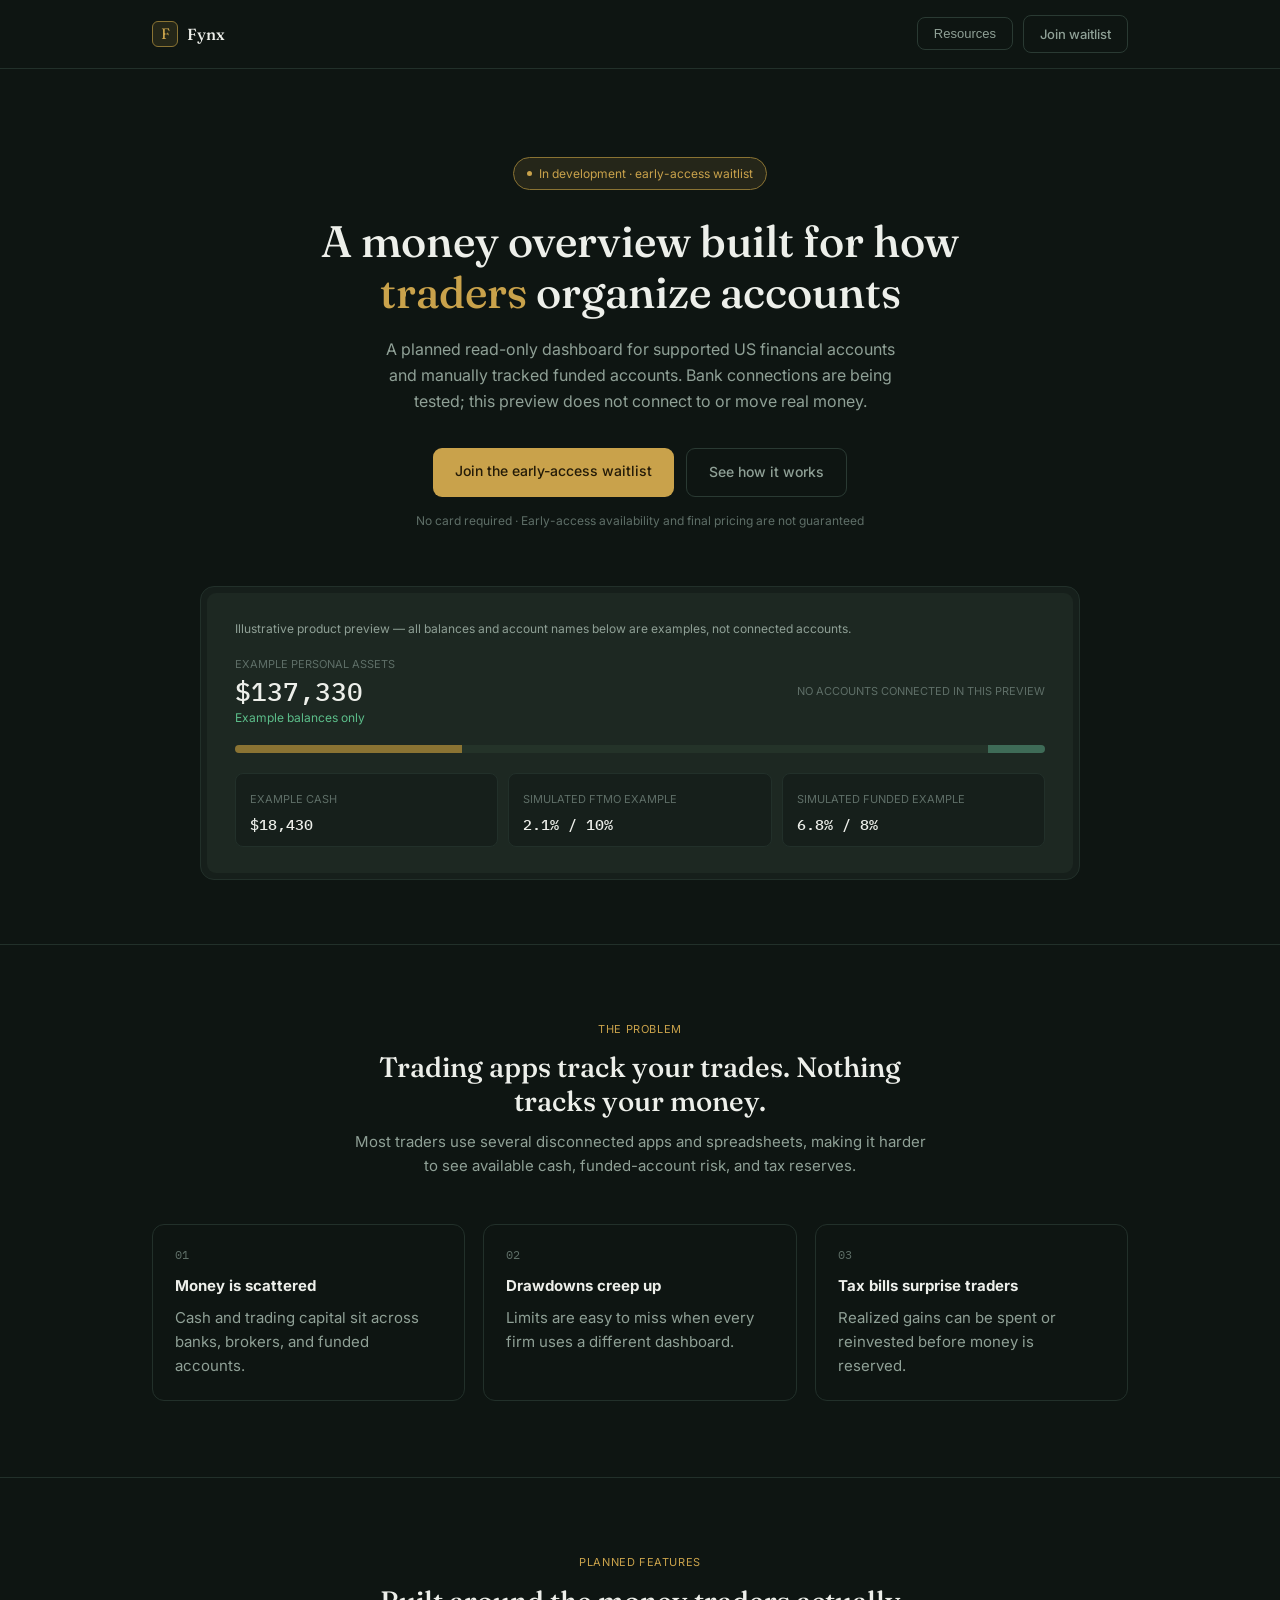
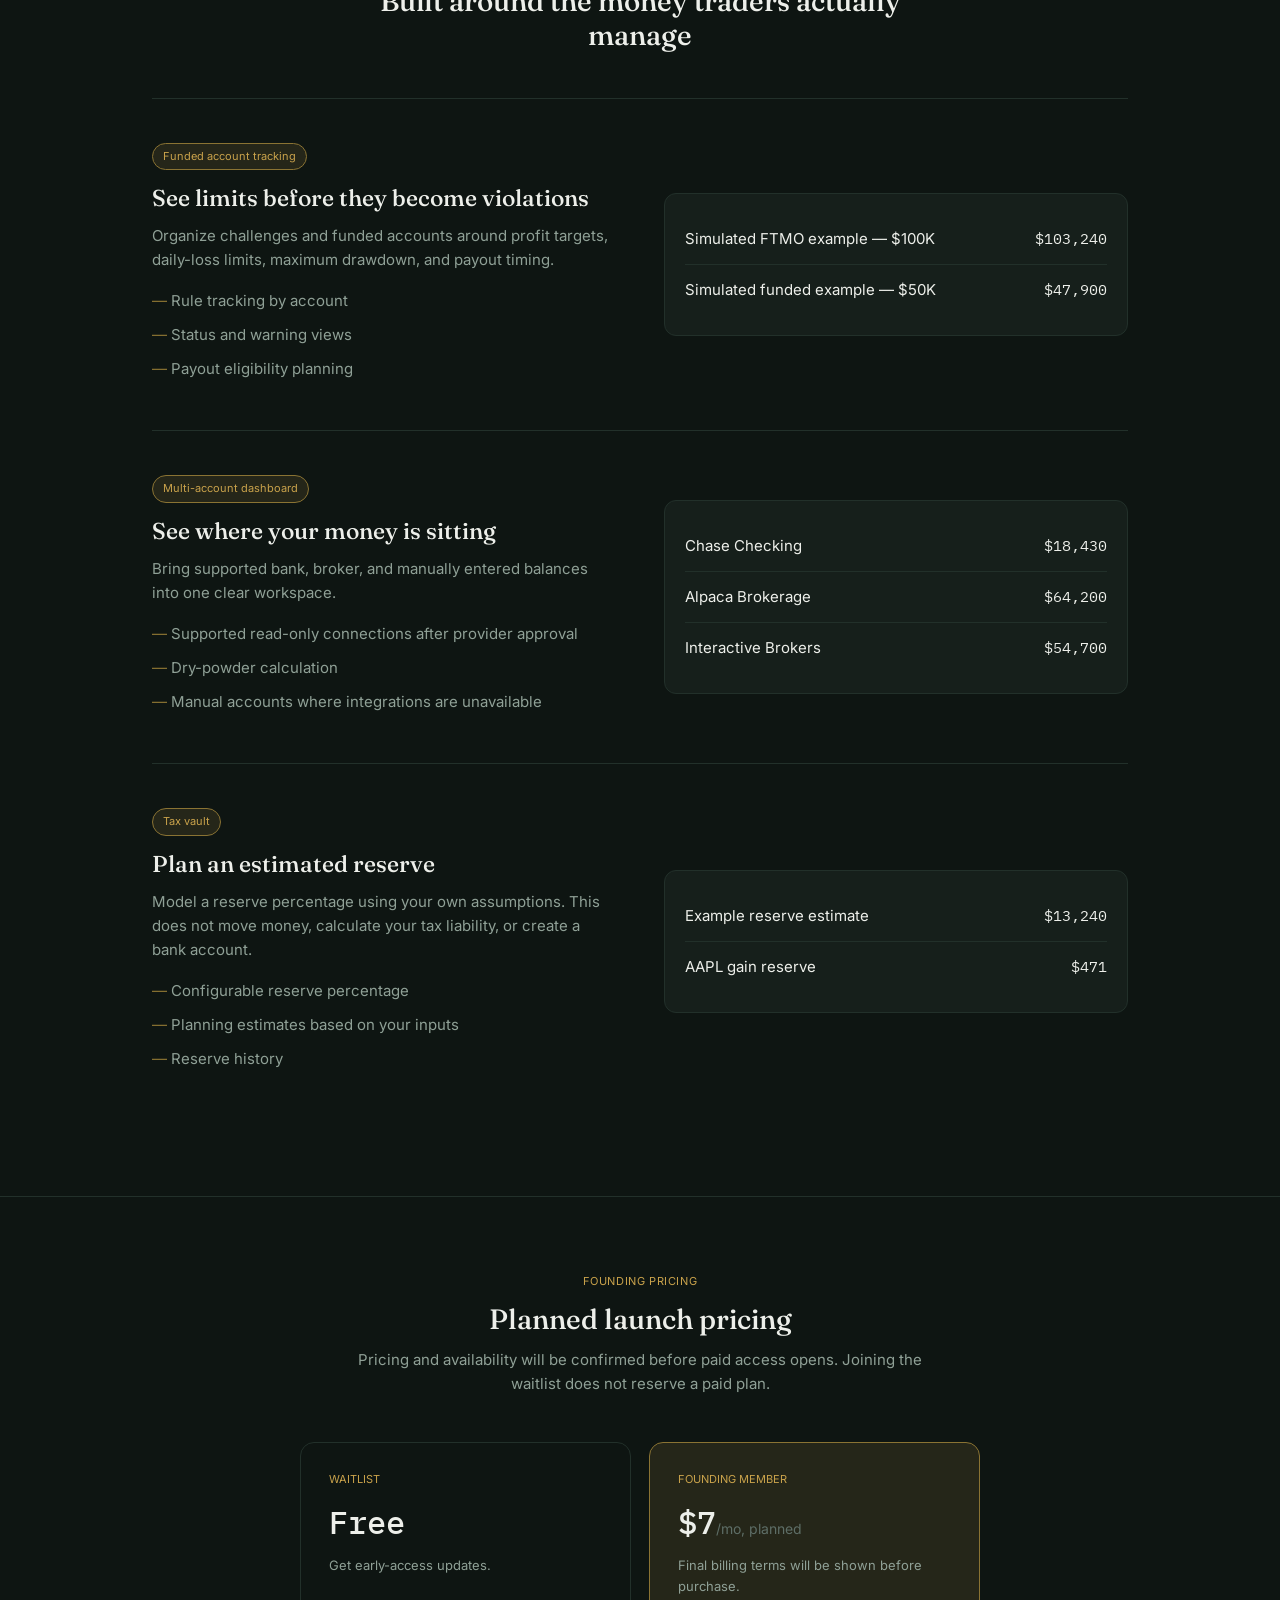
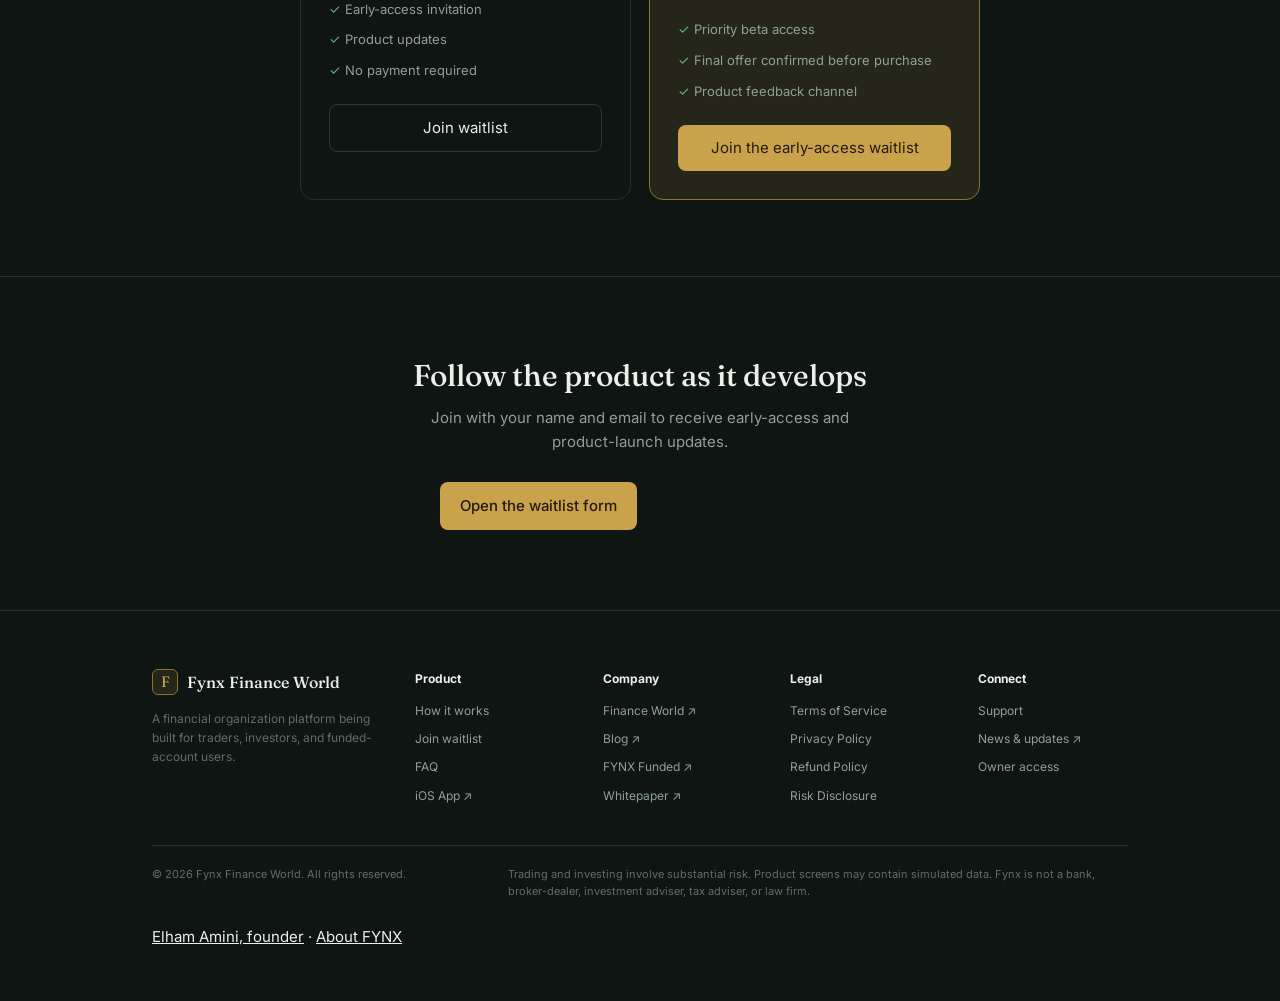
<file: index.html>
<!DOCTYPE html><html lang="en"><head><meta charset="UTF-8"><meta name="viewport" content="width=device-width,initial-scale=1"><title>Money Management for Traders | Fynx</title><style>@import url('https://fonts.googleapis.com/css2?family=Fraunces:opsz,wght@9..144,400;9..144,500;9..144,600&family=Inter:wght@400;500;600&family=IBM+Plex+Mono:wght@400;500&display=swap');:root{--bg:#0E1512;--s1:#161F1B;--s2:#1D2822;--s3:#243329;--line:#2A3A33;--soft:#22302A;--text:#EDEFEA;--muted:#8FA096;--dim:#5E6E67;--gold:#C9A24B;--gd:#8A7333;--gf:rgba(201,162,75,.12);--pos:#5CBE8A;--neg:#D2665A;--display:'Fraunces',serif;--sans:'Inter',sans-serif;--mono:'IBM Plex Mono',monospace}*{box-sizing:border-box;margin:0;padding:0}body{background:var(--bg);color:var(--text);font:15px/1.6 var(--sans);-webkit-font-smoothing:antialiased}a{color:inherit}.wrap{max-width:1040px;margin:auto;padding:0 32px}.topnav{border-bottom:1px solid var(--soft)}.topnav .wrap{height:68px;display:flex;align-items:center;justify-content:space-between}.brand{display:flex;align-items:center;gap:9px;text-decoration:none}.brand-mark{width:26px;height:26px;border-radius:6px;background:var(--gf);border:1px solid var(--gd);display:grid;place-items:center;color:var(--gold);font-family:var(--display)}.brand-name{font:500 16px var(--display)}.nav-actions{display:flex;gap:10px;align-items:center}.nav-cta{font-size:13px;font-weight:500;border:1px solid var(--line);padding:8px 16px;border-radius:8px;color:var(--muted);text-decoration:none}.nav-cta:hover{border-color:var(--gd);color:var(--gold)}.resources{position:relative}.resources-btn{background:transparent;cursor:pointer}.resources-menu{display:none;position:absolute;right:0;top:44px;width:330px;background:var(--s1);border:1px solid var(--line);border-radius:12px;padding:8px;z-index:20;box-shadow:0 18px 45px #0006}.resources:hover .resources-menu,.resources:focus-within .resources-menu{display:block}.resources-menu a{display:block;text-decoration:none;padding:10px 12px;border-radius:8px}.resources-menu a:hover{background:var(--s2)}.resources-menu strong{display:block;font-size:13px}.resources-menu span{display:block;color:var(--dim);font-size:11px}.hero{padding:88px 0 64px;text-align:center}.eyebrow{display:inline-flex;gap:7px;align-items:center;color:var(--gold);background:var(--gf);border:1px solid var(--gd);border-radius:99px;padding:6px 13px;font-size:12px;margin-bottom:26px}.dot{width:5px;height:5px;border-radius:50%;background:var(--gold)}h1{font:500 44px/1.15 var(--display);max-width:680px;margin:0 auto 20px}.hero h1 em{font-style:normal;color:var(--gold)}.hero>div>p{font-size:16px;color:var(--muted);max-width:520px;margin:0 auto 34px}.hero-actions{display:flex;gap:12px;justify-content:center;margin-bottom:14px}.btn{font-size:14px;font-weight:500;padding:12px 22px;border-radius:9px;border:1px solid var(--line);cursor:pointer;text-decoration:none}.primary{background:var(--gold);color:#241B08;border:0}.ghost{color:var(--muted)}.hero-note{font-size:12px;color:var(--dim)}.preview{margin:56px auto 0;max-width:880px;border:1px solid var(--soft);border-radius:14px;background:var(--s1);padding:6px}.preview-inner{background:var(--s2);border-radius:9px;padding:26px 28px;text-align:left}.preview-row{display:flex;justify-content:space-between;align-items:center;margin-bottom:18px}.small-label{font-size:11px;color:var(--dim);text-transform:uppercase}.total{font:500 26px var(--mono)}.change{font-size:12px;color:var(--pos)}.bar{display:flex;height:8px;border-radius:4px;overflow:hidden;margin:18px 0 20px}.bar i:nth-child(1){width:28%;background:var(--gd)}.bar i:nth-child(2){width:65%;background:var(--s3)}.bar i:nth-child(3){width:7%;background:#3E6B57}.mini-grid{display:grid;grid-template-columns:repeat(3,1fr);gap:10px}.mini{background:var(--s1);border:1px solid var(--soft);border-radius:8px;padding:12px 14px}.mini b{display:block;font:500 15px var(--mono);margin-top:5px}.section{padding:76px 0;border-top:1px solid var(--soft)}.section-head{text-align:center;max-width:580px;margin:0 auto 46px}.section-tag{font-size:11px;color:var(--gold);text-transform:uppercase;letter-spacing:.6px;margin-bottom:12px}.section h2{font:500 28px var(--display);margin-bottom:12px}.section-head p,.card p,.feature p{color:var(--muted)}.cards{display:grid;grid-template-columns:repeat(3,1fr);gap:18px}.card{padding:22px;border:1px solid var(--soft);border-radius:12px}.num{font:12px var(--mono);color:var(--dim);margin-bottom:12px}.card h3{font-size:15px;margin-bottom:8px}.feature{display:grid;grid-template-columns:1fr 1fr;gap:48px;align-items:center;padding:44px 0;border-top:1px solid var(--soft)}.feature:first-of-type{border-top:0}.tag{display:inline-block;color:var(--gold);background:var(--gf);border:1px solid var(--gd);padding:4px 10px;border-radius:99px;font-size:11px;margin-bottom:14px}.feature h3{font:500 23px var(--display);margin-bottom:12px}.feature ul{list-style:none;margin-top:12px}.feature li{color:var(--muted);padding:5px 0}.feature li:before{content:'— ';color:var(--gd)}.visual{background:var(--s1);border:1px solid var(--soft);border-radius:12px;padding:20px}.row{display:flex;justify-content:space-between;padding:13px 0;border-bottom:1px solid var(--soft)}.row:last-child{border:0}.row span:last-child{font-family:var(--mono)}.pricing{display:grid;grid-template-columns:1fr 1fr;gap:18px;max-width:680px;margin:auto}.price{border:1px solid var(--soft);border-radius:14px;padding:28px}.price.featured{border-color:var(--gd);background:var(--gf)}.price-label{font-size:11px;color:var(--gold);text-transform:uppercase}.amount{font:500 32px var(--mono);margin:12px 0}.amount span{font:14px var(--sans);color:var(--dim)}.price p,.price li{color:var(--muted);font-size:13px}.price ul{list-style:none;margin:18px 0}.price li{padding:5px 0}.price li:before{content:'✓ ';color:var(--pos)}.price a{display:block;text-align:center;padding:11px;border-radius:8px;text-decoration:none;border:1px solid var(--line)}.price.featured a{background:var(--gold);color:#241B08;border:0}.waitlist{text-align:center;padding:80px 0;border-top:1px solid var(--soft)}.waitlist h2{font:500 30px var(--display);margin-bottom:12px}.waitlist p{color:var(--muted);max-width:450px;margin:0 auto 28px}.form-row{display:flex;gap:10px;max-width:400px;margin:auto}.form-row input{flex:1;background:var(--s1);border:1px solid var(--line);border-radius:8px;padding:12px 14px;color:var(--text)}.form-row a{background:var(--gold);color:#241B08;padding:12px 20px;border-radius:8px;text-decoration:none;font-weight:500}.footer{border-top:1px solid var(--soft);padding:58px 0 28px}.footer-grid{display:grid;grid-template-columns:1.5fr repeat(4,1fr);gap:38px}.footer-brand p{color:var(--dim);font-size:12px;max-width:230px;margin-top:14px}.footer h4{font-size:12px;margin-bottom:13px}.footer-links{display:flex;flex-direction:column;gap:9px}.footer-links a{color:var(--muted);font-size:12px;text-decoration:none}.footer-links a:hover{color:var(--gold)}.footer-bottom{border-top:1px solid var(--soft);margin-top:40px;padding-top:20px;display:flex;justify-content:space-between;gap:25px;color:var(--dim);font-size:11px}.disclosure{max-width:620px}@media(max-width:760px){h1{font-size:32px}.cards,.pricing,.mini-grid,.feature,.footer-grid{grid-template-columns:1fr}.form-row{flex-direction:column}.resources-menu{right:-100px;width:300px}.footer-bottom{flex-direction:column}.footer-grid{gap:26px}}</style><meta name="description" content="Explore Fynx money-management plans for traders, including account organization, funded-account tracking and tax reserve planning."><!-- search-identity:start --><meta name="robots" content="index,follow,max-image-preview:large"><link rel="canonical" href="https://ea-la.github.io/fynx-finance-world/"><meta property="og:title" content="Money Management for Traders | Fynx"><meta property="og:description" content="Explore Fynx money-management plans for traders, including account organization, funded-account tracking and tax reserve planning."><meta property="og:url" content="https://ea-la.github.io/fynx-finance-world/"><meta property="og:type" content="website"><script type="application/ld+json">{"@context": "https://schema.org", "@graph": [{"@type": "Organization", "@id": "https://www.fynxfinanceworld.com/#organization", "name": "FYNX", "url": "https://www.fynxfinanceworld.com/", "founder": {"@type": "Person", "@id": "https://ea-la.github.io/#person", "name": "Elham Amini", "url": "https://ea-la.github.io/"}}, {"@type": "WebSite", "@id": "https://ea-la.github.io/fynx-finance-world/#website", "name": "Fynx Money Management", "url": "https://ea-la.github.io/fynx-finance-world/", "publisher": {"@id": "https://www.fynxfinanceworld.com/#organization"}}, {"@type": "WebPage", "@id": "https://ea-la.github.io/fynx-finance-world/#webpage", "name": "Money Management for Traders | Fynx", "description": "Explore Fynx money-management plans for traders, including account organization, funded-account tracking and tax reserve planning.", "url": "https://ea-la.github.io/fynx-finance-world/", "isPartOf": {"@id": "https://ea-la.github.io/fynx-finance-world/#website"}}]}</script><!-- search-identity:end --></head><body><nav class="topnav"><div class="wrap"><a class="brand" href="index.html"><span class="brand-mark">F</span><span class="brand-name">Fynx</span></a><div class="nav-actions"><div class="resources"><button class="nav-cta resources-btn">Resources</button><div class="resources-menu"><a href="https://www.fynxfinanceworld.com" target="_blank"><strong>Main Platform ↗</strong><span>FYNX Finance World</span></a><a href="https://www.fynxfinanceworld.com/assets/docs/FYNX-Whitepaper.pdf" target="_blank"><strong>Whitepaper ↗</strong><span>Official documentation</span></a><a href="https://blog.fynxfinanceworld.com/#" target="_blank"><strong>Blog ↗</strong><span>Insights and updates</span></a><a href="https://apps.apple.com/us/app/fynx-finance-world/id6752357210" target="_blank"><strong>iOS App ↗</strong><span>Download on the App Store</span></a><a href="https://fynxfunded.com" target="_blank"><strong>FYNX Funded ↗</strong><span>Funded trading platform</span></a></div></div><a class="nav-cta" href="waitlist.html">Join waitlist</a></div></div></nav><header class="hero"><div class="wrap"><div class="eyebrow"><span class="dot"></span>In development · early-access waitlist</div><h1>A money overview built for how <em>traders</em> organize accounts</h1><p>A planned read-only dashboard for supported US financial accounts and manually tracked funded accounts. Bank connections are being tested; this preview does not connect to or move real money.</p><div class="hero-actions"><a class="btn primary" href="waitlist.html">Join the early-access waitlist</a><a class="btn ghost" href="how-it-works.html">See how it works</a></div><div class="hero-note">No card required · Early-access availability and final pricing are not guaranteed</div><div class="preview"><div class="preview-inner"><p style="color:var(--muted);font-size:12px;margin-bottom:18px">Illustrative product preview — all balances and account names below are examples, not connected accounts.</p><div class="preview-row"><div><div class="small-label">Example personal assets</div><div class="total">$137,330</div><div class="change">Example balances only</div></div><div class="small-label">No accounts connected in this preview</div></div><div class="bar"><i></i><i></i><i></i></div><div class="mini-grid"><div class="mini"><span class="small-label">Example cash</span><b>$18,430</b></div><div class="mini"><span class="small-label">Simulated FTMO example</span><b>2.1% / 10%</b></div><div class="mini"><span class="small-label">Simulated funded example</span><b>6.8% / 8%</b></div></div></div></div></div></header><section class="section"><div class="wrap"><div class="section-head"><div class="section-tag">The problem</div><h2>Trading apps track your trades. Nothing tracks your money.</h2><p>Most traders use several disconnected apps and spreadsheets, making it harder to see available cash, funded-account risk, and tax reserves.</p></div><div class="cards"><div class="card"><div class="num">01</div><h3>Money is scattered</h3><p>Cash and trading capital sit across banks, brokers, and funded accounts.</p></div><div class="card"><div class="num">02</div><h3>Drawdowns creep up</h3><p>Limits are easy to miss when every firm uses a different dashboard.</p></div><div class="card"><div class="num">03</div><h3>Tax bills surprise traders</h3><p>Realized gains can be spent or reinvested before money is reserved.</p></div></div></div></section><section class="section"><div class="wrap"><div class="section-head"><div class="section-tag">Planned features</div><h2>Built around the money traders actually manage</h2></div><div class="feature"><div><span class="tag">Funded account tracking</span><h3>See limits before they become violations</h3><p>Organize challenges and funded accounts around profit targets, daily-loss limits, maximum drawdown, and payout timing.</p><ul><li>Rule tracking by account</li><li>Status and warning views</li><li>Payout eligibility planning</li></ul></div><div class="visual"><div class="row"><span>Simulated FTMO example — $100K</span><span>$103,240</span></div><div class="row"><span>Simulated funded example — $50K</span><span>$47,900</span></div></div></div><div class="feature"><div><span class="tag">Multi-account dashboard</span><h3>See where your money is sitting</h3><p>Bring supported bank, broker, and manually entered balances into one clear workspace.</p><ul><li>Supported read-only connections after provider approval</li><li>Dry-powder calculation</li><li>Manual accounts where integrations are unavailable</li></ul></div><div class="visual"><div class="row"><span>Chase Checking</span><span>$18,430</span></div><div class="row"><span>Alpaca Brokerage</span><span>$64,200</span></div><div class="row"><span>Interactive Brokers</span><span>$54,700</span></div></div></div><div class="feature"><div><span class="tag">Tax vault</span><h3>Plan an estimated reserve</h3><p>Model a reserve percentage using your own assumptions. This does not move money, calculate your tax liability, or create a bank account.</p><ul><li>Configurable reserve percentage</li><li>Planning estimates based on your inputs</li><li>Reserve history</li></ul></div><div class="visual"><div class="row"><span>Example reserve estimate</span><span>$13,240</span></div><div class="row"><span>AAPL gain reserve</span><span>$471</span></div></div></div></div></section><section class="section"><div class="wrap"><div class="section-head"><div class="section-tag">Founding pricing</div><h2>Planned launch pricing</h2><p>Pricing and availability will be confirmed before paid access opens. Joining the waitlist does not reserve a paid plan.</p></div><div class="pricing"><div class="price"><div class="price-label">Waitlist</div><div class="amount">Free</div><p>Get early-access updates.</p><ul><li>Early-access invitation</li><li>Product updates</li><li>No payment required</li></ul><a href="waitlist.html">Join waitlist</a></div><div class="price featured"><div class="price-label">Founding member</div><div class="amount">$7<span>/mo, planned</span></div><p>Final billing terms will be shown before purchase.</p><ul><li>Priority beta access</li><li>Final offer confirmed before purchase</li><li>Product feedback channel</li></ul><a href="waitlist.html">Join the early-access waitlist</a></div></div></div></section><section class="waitlist"><div class="wrap"><h2>Follow the product as it develops</h2><p>Join with your name and email to receive early-access and product-launch updates.</p><div class="form-row"><a href="waitlist.html">Open the waitlist form</a></div></div></section><footer class="footer"><div class="wrap"><div class="footer-grid"><div class="footer-brand"><a class="brand" href="index.html"><span class="brand-mark">F</span><span class="brand-name">Fynx Finance World</span></a><p>A financial organization platform being built for traders, investors, and funded-account users.</p></div><div><h4>Product</h4><div class="footer-links"><a href="how-it-works.html">How it works</a><a href="waitlist.html">Join waitlist</a><a href="faq.html">FAQ</a><a href="https://apps.apple.com/us/app/fynx-finance-world/id6752357210" target="_blank">iOS App ↗</a></div></div><div><h4>Company</h4><div class="footer-links"><a href="https://www.fynxfinanceworld.com" target="_blank">Finance World ↗</a><a href="https://blog.fynxfinanceworld.com/#" target="_blank">Blog ↗</a><a href="https://fynxfunded.com" target="_blank">FYNX Funded ↗</a><a href="https://www.fynxfinanceworld.com/assets/docs/FYNX-Whitepaper.pdf" target="_blank">Whitepaper ↗</a></div></div><div><h4>Legal</h4><div class="footer-links"><a href="terms.html">Terms of Service</a><a href="privacy.html">Privacy Policy</a><a href="refund.html">Refund Policy</a><a href="risk-disclosure.html">Risk Disclosure</a></div></div><div><h4>Connect</h4><div class="footer-links"><a href="mailto:support@fynxfinanceworld.com">Support</a><a href="https://blog.fynxfinanceworld.com/#" target="_blank">News & updates ↗</a><a href="admin-login.html">Owner access</a></div></div></div><div class="footer-bottom"><span>© 2026 Fynx Finance World. All rights reserved.</span><span class="disclosure">Trading and investing involve substantial risk. Product screens may contain simulated data. Fynx is not a bank, broker-dealer, investment adviser, tax adviser, or law firm.</span></div></div><p style="max-width:1040px;margin:24px auto;padding:0 32px"><a href="https://ea-la.github.io/">Elham Amini, founder</a> · <a href="https://www.fynxfinanceworld.com/about.html">About FYNX</a></p></footer></body></html>
</file>
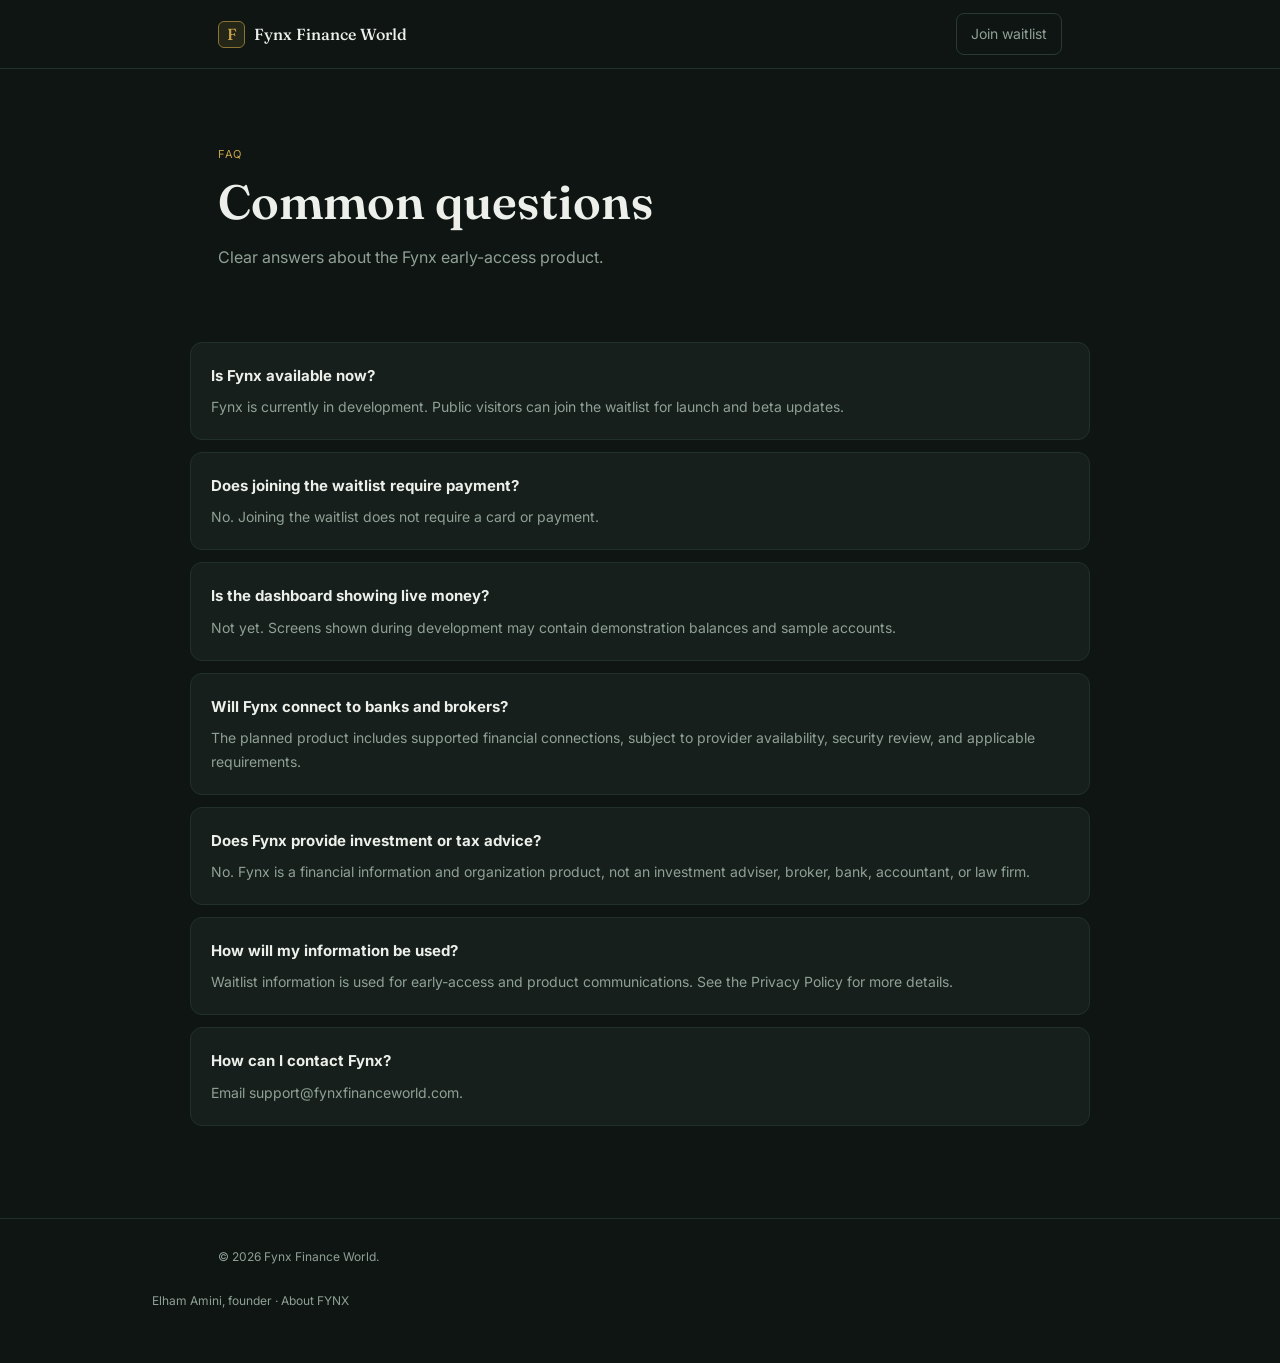
<file: faq.html>
<!DOCTYPE html><html lang="en"><head><meta charset="UTF-8"><meta name="viewport" content="width=device-width,initial-scale=1"><title>Trader Money Management FAQ | Fynx</title><style>@import url('https://fonts.googleapis.com/css2?family=Fraunces:wght@500;600&family=Inter:wght@400;500;600&display=swap');:root{--bg:#0E1512;--s:#161F1B;--line:#2A3A33;--soft:#22302A;--text:#EDEFEA;--muted:#8FA096;--gold:#C9A24B;--gd:#8A7333}*{box-sizing:border-box}body{margin:0;background:var(--bg);color:var(--text);font:14px/1.7 Inter,sans-serif}a{color:inherit;text-decoration:none}.wrap{max-width:900px;margin:auto;padding:0 28px}.nav{border-bottom:1px solid var(--soft)}.nav .wrap{height:68px;display:flex;align-items:center;justify-content:space-between}.brand{display:flex;gap:9px;align-items:center;font:500 16px Fraunces}.mark{width:27px;height:27px;border:1px solid var(--gd);border-radius:6px;display:grid;place-items:center;color:var(--gold);background:rgba(201,162,75,.12)}.back{border:1px solid var(--line);border-radius:8px;padding:8px 14px;color:var(--muted)}header{padding:76px 0 32px}.tag{color:var(--gold);font-size:11px;text-transform:uppercase;letter-spacing:.7px}h1{font:600 48px/1.1 Fraunces;margin:12px 0}header p{color:var(--muted);font-size:16px}.faq{padding:10px 0 80px}.item{background:var(--s);border:1px solid var(--soft);border-radius:12px;padding:20px;margin:12px 0}.item h2{font-size:15px;margin:0 0 7px}.item p{margin:0;color:var(--muted)}footer{border-top:1px solid var(--soft);padding:28px 0;color:var(--muted);font-size:12px}</style><meta name="description" content="Read answers about Fynx money-management plans, early access, pricing and organizing finances across trading accounts."><!-- search-identity:start --><meta name="robots" content="index,follow,max-image-preview:large"><link rel="canonical" href="https://ea-la.github.io/fynx-finance-world/faq.html"><meta property="og:title" content="Trader Money Management FAQ | Fynx"><meta property="og:description" content="Read answers about Fynx money-management plans, early access, pricing and organizing finances across trading accounts."><meta property="og:url" content="https://ea-la.github.io/fynx-finance-world/faq.html"><meta property="og:type" content="website"><script type="application/ld+json">{"@context": "https://schema.org", "@graph": [{"@type": "Organization", "@id": "https://www.fynxfinanceworld.com/#organization", "name": "FYNX", "url": "https://www.fynxfinanceworld.com/", "founder": {"@type": "Person", "@id": "https://ea-la.github.io/#person", "name": "Elham Amini", "url": "https://ea-la.github.io/"}}, {"@type": "WebSite", "@id": "https://ea-la.github.io/fynx-finance-world/#website", "name": "Fynx Money Management", "url": "https://ea-la.github.io/fynx-finance-world/", "publisher": {"@id": "https://www.fynxfinanceworld.com/#organization"}}, {"@type": "WebPage", "@id": "https://ea-la.github.io/fynx-finance-world/faq.html#webpage", "name": "Trader Money Management FAQ | Fynx", "description": "Read answers about Fynx money-management plans, early access, pricing and organizing finances across trading accounts.", "url": "https://ea-la.github.io/fynx-finance-world/faq.html", "isPartOf": {"@id": "https://ea-la.github.io/fynx-finance-world/#website"}}]}</script><!-- search-identity:end --></head><body><nav class="nav"><div class="wrap"><a class="brand" href="index.html"><span class="mark">F</span>Fynx Finance World</a><a class="back" href="waitlist.html">Join waitlist</a></div></nav><header><div class="wrap"><div class="tag">FAQ</div><h1>Common questions</h1><p>Clear answers about the Fynx early-access product.</p></div></header><main class="wrap faq"><div class="item"><h2>Is Fynx available now?</h2><p>Fynx is currently in development. Public visitors can join the waitlist for launch and beta updates.</p></div><div class="item"><h2>Does joining the waitlist require payment?</h2><p>No. Joining the waitlist does not require a card or payment.</p></div><div class="item"><h2>Is the dashboard showing live money?</h2><p>Not yet. Screens shown during development may contain demonstration balances and sample accounts.</p></div><div class="item"><h2>Will Fynx connect to banks and brokers?</h2><p>The planned product includes supported financial connections, subject to provider availability, security review, and applicable requirements.</p></div><div class="item"><h2>Does Fynx provide investment or tax advice?</h2><p>No. Fynx is a financial information and organization product, not an investment adviser, broker, bank, accountant, or law firm.</p></div><div class="item"><h2>How will my information be used?</h2><p>Waitlist information is used for early-access and product communications. See the Privacy Policy for more details.</p></div><div class="item"><h2>How can I contact Fynx?</h2><p>Email support@fynxfinanceworld.com.</p></div></main><footer><div class="wrap">© 2026 Fynx Finance World.</div><p style="max-width:1040px;margin:24px auto;padding:0 32px"><a href="https://ea-la.github.io/">Elham Amini, founder</a> · <a href="https://www.fynxfinanceworld.com/about.html">About FYNX</a></p></footer></body></html>
</file>
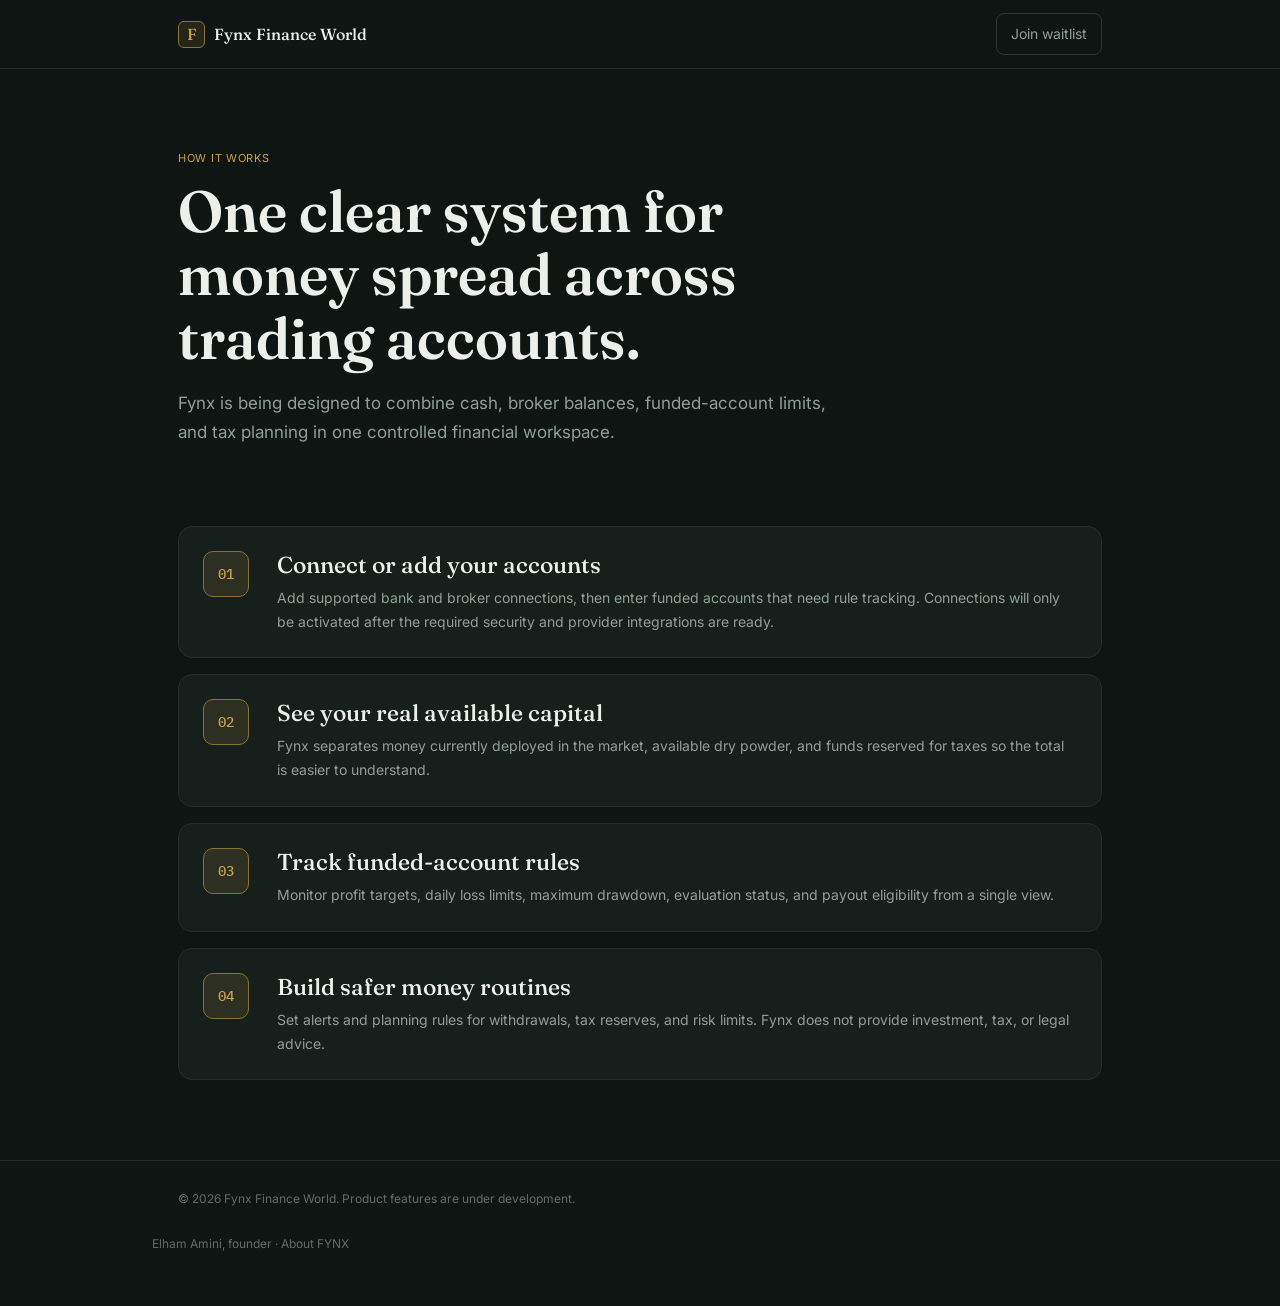
<file: how-it-works.html>
<!DOCTYPE html><html lang="en"><head><meta charset="UTF-8"><meta name="viewport" content="width=device-width,initial-scale=1"><title>How Trader Money Management Works | Fynx</title><style>@import url('https://fonts.googleapis.com/css2?family=Fraunces:wght@500;600&family=Inter:wght@400;500;600&family=IBM+Plex+Mono:wght@400;500&display=swap');:root{--bg:#0E1512;--s1:#161F1B;--s2:#1D2822;--line:#2A3A33;--soft:#22302A;--text:#EDEFEA;--muted:#8FA096;--dim:#5E6E67;--gold:#C9A24B;--gd:#8A7333}*{box-sizing:border-box}body{margin:0;background:var(--bg);color:var(--text);font:14px/1.7 Inter,sans-serif}a{color:inherit;text-decoration:none}.wrap{max-width:980px;margin:auto;padding:0 28px}.nav{border-bottom:1px solid var(--soft)}.nav .wrap{height:68px;display:flex;align-items:center;justify-content:space-between}.brand{display:flex;gap:9px;align-items:center;font:500 16px Fraunces}.mark{width:27px;height:27px;border:1px solid var(--gd);border-radius:6px;display:grid;place-items:center;color:var(--gold);background:rgba(201,162,75,.12)}.back{border:1px solid var(--line);border-radius:8px;padding:8px 14px;color:var(--muted)}header{padding:80px 0 42px}.tag{color:var(--gold);font-size:11px;text-transform:uppercase;letter-spacing:.7px}h1{font:600 clamp(36px,6vw,58px)/1.1 Fraunces;margin:12px 0 18px;max-width:720px}header p{color:var(--muted);font-size:17px;max-width:680px}.steps{display:grid;gap:16px;padding:20px 0 80px}.card{background:var(--s1);border:1px solid var(--soft);border-radius:14px;padding:24px;display:grid;grid-template-columns:56px 1fr;gap:18px}.num{width:46px;height:46px;border-radius:10px;background:rgba(201,162,75,.12);border:1px solid var(--gd);display:grid;place-items:center;color:var(--gold);font:500 14px 'IBM Plex Mono'}.card h2{font:500 23px Fraunces;margin:0 0 7px}.card p{margin:0;color:var(--muted)}footer{border-top:1px solid var(--soft);padding:28px 0;color:var(--dim);font-size:12px}@media(max-width:600px){.card{grid-template-columns:1fr}.num{width:40px;height:40px}}</style><meta name="description" content="Learn how Fynx plans to organize trading accounts, cash balances, funded-account rules and tax reserves in one workspace."><!-- search-identity:start --><meta name="robots" content="index,follow,max-image-preview:large"><link rel="canonical" href="https://ea-la.github.io/fynx-finance-world/how-it-works.html"><meta property="og:title" content="How Trader Money Management Works | Fynx"><meta property="og:description" content="Learn how Fynx plans to organize trading accounts, cash balances, funded-account rules and tax reserves in one workspace."><meta property="og:url" content="https://ea-la.github.io/fynx-finance-world/how-it-works.html"><meta property="og:type" content="website"><script type="application/ld+json">{"@context": "https://schema.org", "@graph": [{"@type": "Organization", "@id": "https://www.fynxfinanceworld.com/#organization", "name": "FYNX", "url": "https://www.fynxfinanceworld.com/", "founder": {"@type": "Person", "@id": "https://ea-la.github.io/#person", "name": "Elham Amini", "url": "https://ea-la.github.io/"}}, {"@type": "WebSite", "@id": "https://ea-la.github.io/fynx-finance-world/#website", "name": "Fynx Money Management", "url": "https://ea-la.github.io/fynx-finance-world/", "publisher": {"@id": "https://www.fynxfinanceworld.com/#organization"}}, {"@type": "WebPage", "@id": "https://ea-la.github.io/fynx-finance-world/how-it-works.html#webpage", "name": "How Trader Money Management Works | Fynx", "description": "Learn how Fynx plans to organize trading accounts, cash balances, funded-account rules and tax reserves in one workspace.", "url": "https://ea-la.github.io/fynx-finance-world/how-it-works.html", "isPartOf": {"@id": "https://ea-la.github.io/fynx-finance-world/#website"}}]}</script><!-- search-identity:end --></head><body><nav class="nav"><div class="wrap"><a class="brand" href="index.html"><span class="mark">F</span>Fynx Finance World</a><a class="back" href="waitlist.html">Join waitlist</a></div></nav><header><div class="wrap"><div class="tag">How it works</div><h1>One clear system for money spread across trading accounts.</h1><p>Fynx is being designed to combine cash, broker balances, funded-account limits, and tax planning in one controlled financial workspace.</p></div></header><main class="wrap"><div class="steps"><article class="card"><div class="num">01</div><div><h2>Connect or add your accounts</h2><p>Add supported bank and broker connections, then enter funded accounts that need rule tracking. Connections will only be activated after the required security and provider integrations are ready.</p></div></article><article class="card"><div class="num">02</div><div><h2>See your real available capital</h2><p>Fynx separates money currently deployed in the market, available dry powder, and funds reserved for taxes so the total is easier to understand.</p></div></article><article class="card"><div class="num">03</div><div><h2>Track funded-account rules</h2><p>Monitor profit targets, daily loss limits, maximum drawdown, evaluation status, and payout eligibility from a single view.</p></div></article><article class="card"><div class="num">04</div><div><h2>Build safer money routines</h2><p>Set alerts and planning rules for withdrawals, tax reserves, and risk limits. Fynx does not provide investment, tax, or legal advice.</p></div></article></div></main><footer><div class="wrap">© 2026 Fynx Finance World. Product features are under development.</div><p style="max-width:1040px;margin:24px auto;padding:0 32px"><a href="https://ea-la.github.io/">Elham Amini, founder</a> · <a href="https://www.fynxfinanceworld.com/about.html">About FYNX</a></p></footer></body></html>
</file>
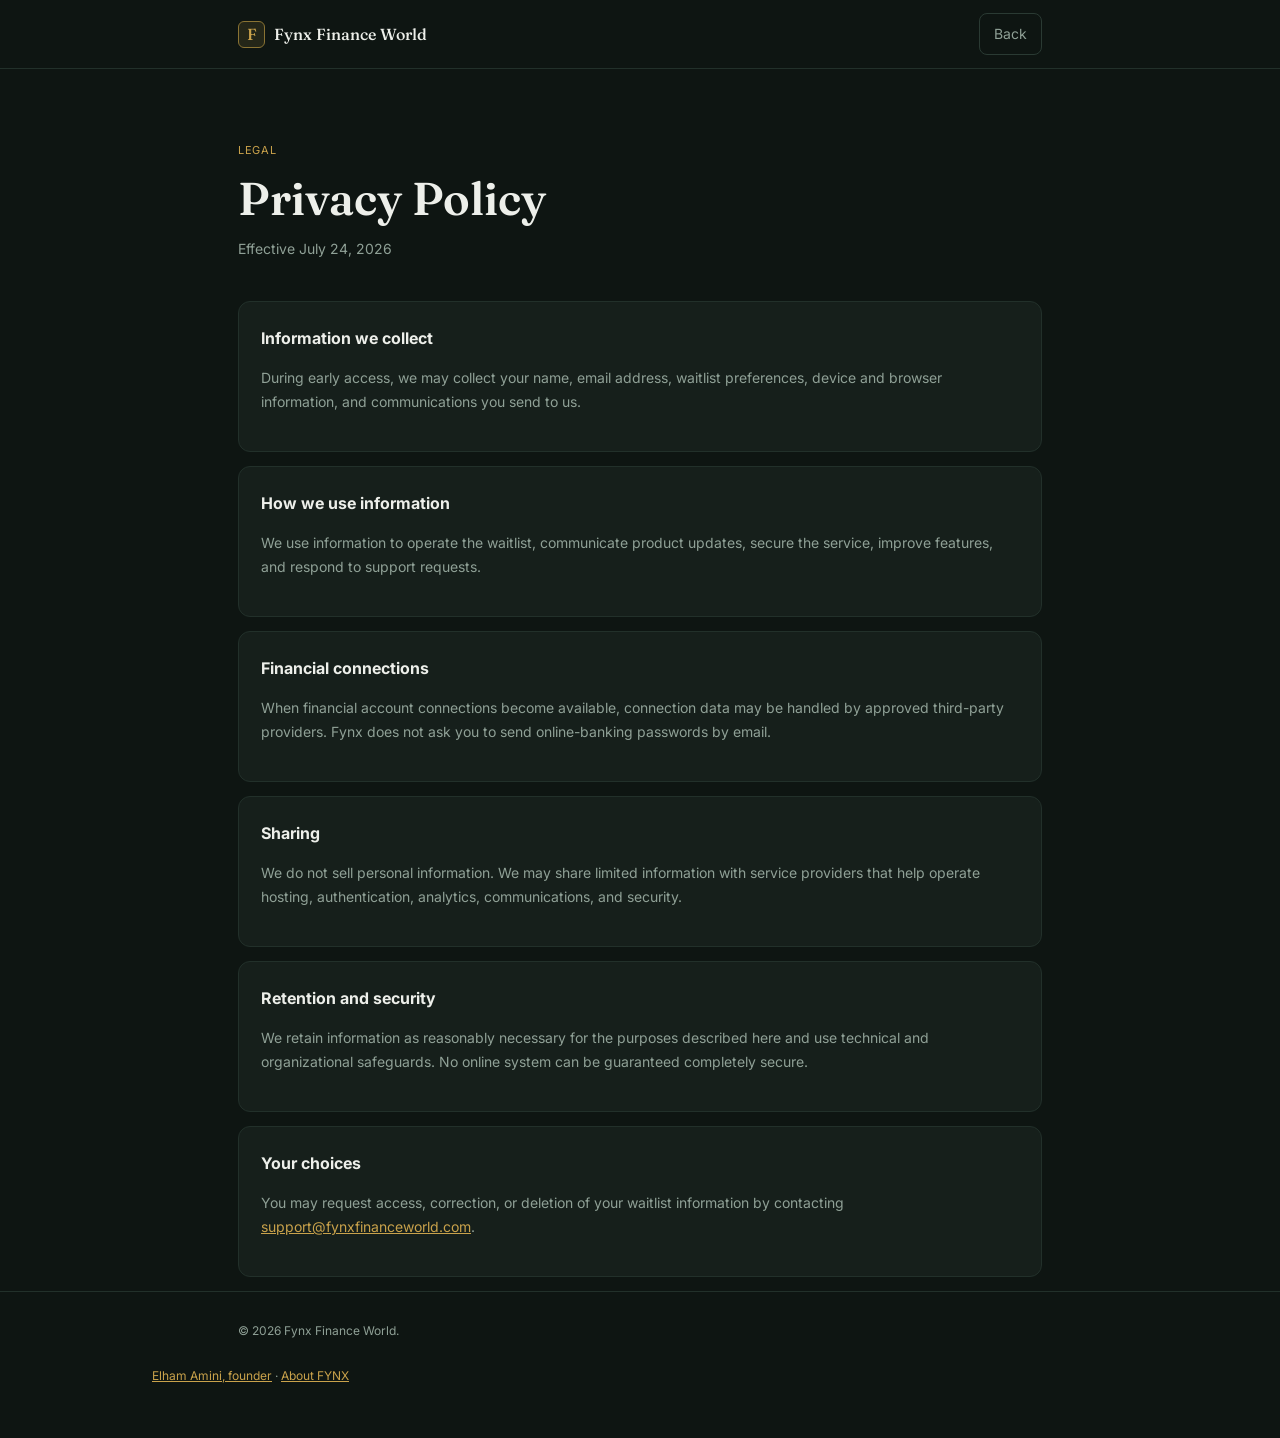
<file: privacy.html>
<!DOCTYPE html><html lang="en"><head><meta charset="UTF-8"><meta name="viewport" content="width=device-width,initial-scale=1"><title>Money Management Privacy Policy | Fynx</title><style>@import url('https://fonts.googleapis.com/css2?family=Fraunces:wght@500;600&family=Inter:wght@400;500;600&display=swap');:root{--bg:#0E1512;--s:#161F1B;--line:#2A3A33;--soft:#22302A;--text:#EDEFEA;--muted:#8FA096;--gold:#C9A24B;--gd:#8A7333}*{box-sizing:border-box}body{margin:0;background:var(--bg);color:var(--text);font:14px/1.75 Inter,sans-serif}a{color:var(--gold)}.wrap{max-width:860px;margin:auto;padding:0 28px}.nav{border-bottom:1px solid var(--soft)}.nav .wrap{height:68px;display:flex;align-items:center;justify-content:space-between}.brand{display:flex;gap:9px;align-items:center;color:var(--text);text-decoration:none;font:500 16px Fraunces}.mark{width:27px;height:27px;border:1px solid var(--gd);border-radius:6px;display:grid;place-items:center;color:var(--gold);background:rgba(201,162,75,.12)}.back{color:var(--muted);text-decoration:none;border:1px solid var(--line);border-radius:8px;padding:8px 14px}header{padding:72px 0 25px}.tag{color:var(--gold);font-size:11px;text-transform:uppercase;letter-spacing:.7px}h1{font:600 46px Fraunces;margin:10px 0}.updated{color:var(--muted)}main{padding:10px 0 80px}section{background:var(--s);border:1px solid var(--soft);border-radius:12px;padding:22px;margin:14px 0}h2{font-size:16px;margin:0 0 8px}p,li{color:var(--muted)}footer{border-top:1px solid var(--soft);padding:28px 0;color:var(--muted);font-size:12px}</style><meta name="description" content="Read how the Fynx money-management service handles personal information and privacy requests."><!-- search-identity:start --><meta name="robots" content="index,follow,max-image-preview:large"><link rel="canonical" href="https://ea-la.github.io/fynx-finance-world/privacy.html"><meta property="og:title" content="Money Management Privacy Policy | Fynx"><meta property="og:description" content="Read how the Fynx money-management service handles personal information and privacy requests."><meta property="og:url" content="https://ea-la.github.io/fynx-finance-world/privacy.html"><meta property="og:type" content="website"><script type="application/ld+json">{"@context": "https://schema.org", "@graph": [{"@type": "Organization", "@id": "https://www.fynxfinanceworld.com/#organization", "name": "FYNX", "url": "https://www.fynxfinanceworld.com/", "founder": {"@type": "Person", "@id": "https://ea-la.github.io/#person", "name": "Elham Amini", "url": "https://ea-la.github.io/"}}, {"@type": "WebSite", "@id": "https://ea-la.github.io/fynx-finance-world/#website", "name": "Fynx Money Management", "url": "https://ea-la.github.io/fynx-finance-world/", "publisher": {"@id": "https://www.fynxfinanceworld.com/#organization"}}, {"@type": "WebPage", "@id": "https://ea-la.github.io/fynx-finance-world/privacy.html#webpage", "name": "Money Management Privacy Policy | Fynx", "description": "Read how the Fynx money-management service handles personal information and privacy requests.", "url": "https://ea-la.github.io/fynx-finance-world/privacy.html", "isPartOf": {"@id": "https://ea-la.github.io/fynx-finance-world/#website"}}]}</script><!-- search-identity:end --></head><body><nav class="nav"><div class="wrap"><a class="brand" href="index.html"><span class="mark">F</span>Fynx Finance World</a><a class="back" href="index.html">Back</a></div></nav><header><div class="wrap"><div class="tag">Legal</div><h1>Privacy Policy</h1><div class="updated">Effective July 24, 2026</div></div></header><main class="wrap"><section><h2>Information we collect</h2><p>During early access, we may collect your name, email address, waitlist preferences, device and browser information, and communications you send to us.</p></section><section><h2>How we use information</h2><p>We use information to operate the waitlist, communicate product updates, secure the service, improve features, and respond to support requests.</p></section><section><h2>Financial connections</h2><p>When financial account connections become available, connection data may be handled by approved third-party providers. Fynx does not ask you to send online-banking passwords by email.</p></section><section><h2>Sharing</h2><p>We do not sell personal information. We may share limited information with service providers that help operate hosting, authentication, analytics, communications, and security.</p></section><section><h2>Retention and security</h2><p>We retain information as reasonably necessary for the purposes described here and use technical and organizational safeguards. No online system can be guaranteed completely secure.</p></section><section><h2>Your choices</h2><p>You may request access, correction, or deletion of your waitlist information by contacting <a href="mailto:support@fynxfinanceworld.com">support@fynxfinanceworld.com</a>.</p></section></main><footer><div class="wrap">© 2026 Fynx Finance World.</div><p style="max-width:1040px;margin:24px auto;padding:0 32px"><a href="https://ea-la.github.io/">Elham Amini, founder</a> · <a href="https://www.fynxfinanceworld.com/about.html">About FYNX</a></p></footer></body></html>
</file>
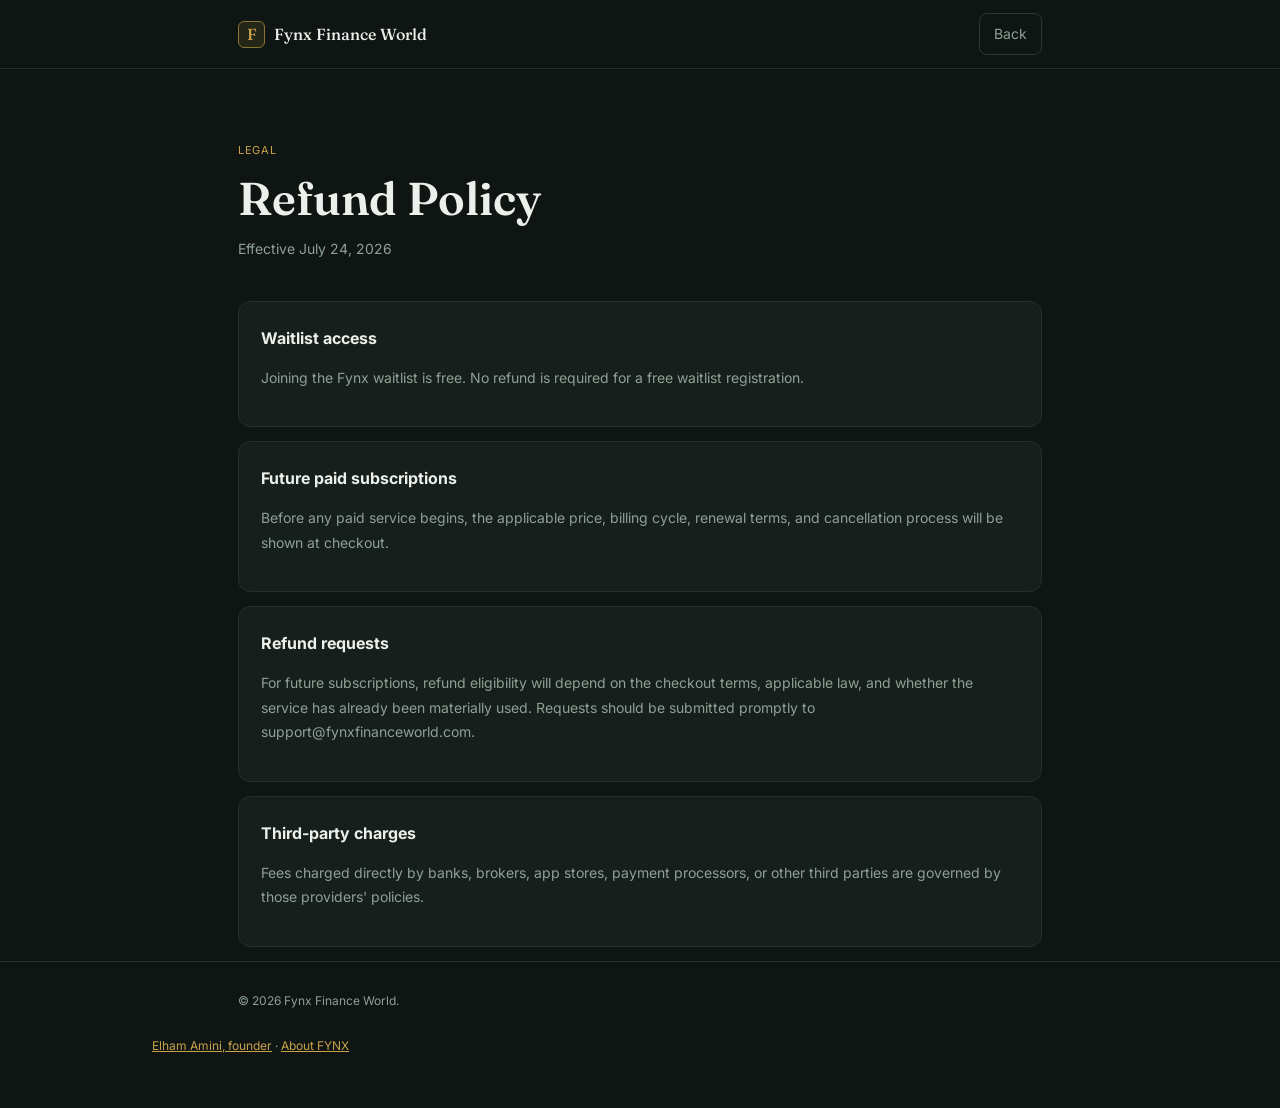
<file: refund.html>
<!DOCTYPE html><html lang="en"><head><meta charset="UTF-8"><meta name="viewport" content="width=device-width,initial-scale=1"><title>Money Management Refund Policy | Fynx</title><style>@import url('https://fonts.googleapis.com/css2?family=Fraunces:wght@500;600&family=Inter:wght@400;500;600&display=swap');:root{--bg:#0E1512;--s:#161F1B;--line:#2A3A33;--soft:#22302A;--text:#EDEFEA;--muted:#8FA096;--gold:#C9A24B;--gd:#8A7333}*{box-sizing:border-box}body{margin:0;background:var(--bg);color:var(--text);font:14px/1.75 Inter,sans-serif}a{color:var(--gold)}.wrap{max-width:860px;margin:auto;padding:0 28px}.nav{border-bottom:1px solid var(--soft)}.nav .wrap{height:68px;display:flex;align-items:center;justify-content:space-between}.brand{display:flex;gap:9px;align-items:center;color:var(--text);text-decoration:none;font:500 16px Fraunces}.mark{width:27px;height:27px;border:1px solid var(--gd);border-radius:6px;display:grid;place-items:center;color:var(--gold);background:rgba(201,162,75,.12)}.back{color:var(--muted);text-decoration:none;border:1px solid var(--line);border-radius:8px;padding:8px 14px}header{padding:72px 0 25px}.tag{color:var(--gold);font-size:11px;text-transform:uppercase;letter-spacing:.7px}h1{font:600 46px Fraunces;margin:10px 0}.updated{color:var(--muted)}main{padding:10px 0 80px}section{background:var(--s);border:1px solid var(--soft);border-radius:12px;padding:22px;margin:14px 0}h2{font-size:16px;margin:0 0 8px}p{color:var(--muted)}footer{border-top:1px solid var(--soft);padding:28px 0;color:var(--muted);font-size:12px}</style><meta name="description" content="Read the refund policy and purchase conditions for Fynx money-management services."><!-- search-identity:start --><meta name="robots" content="index,follow,max-image-preview:large"><link rel="canonical" href="https://ea-la.github.io/fynx-finance-world/refund.html"><meta property="og:title" content="Money Management Refund Policy | Fynx"><meta property="og:description" content="Read the refund policy and purchase conditions for Fynx money-management services."><meta property="og:url" content="https://ea-la.github.io/fynx-finance-world/refund.html"><meta property="og:type" content="website"><script type="application/ld+json">{"@context": "https://schema.org", "@graph": [{"@type": "Organization", "@id": "https://www.fynxfinanceworld.com/#organization", "name": "FYNX", "url": "https://www.fynxfinanceworld.com/", "founder": {"@type": "Person", "@id": "https://ea-la.github.io/#person", "name": "Elham Amini", "url": "https://ea-la.github.io/"}}, {"@type": "WebSite", "@id": "https://ea-la.github.io/fynx-finance-world/#website", "name": "Fynx Money Management", "url": "https://ea-la.github.io/fynx-finance-world/", "publisher": {"@id": "https://www.fynxfinanceworld.com/#organization"}}, {"@type": "WebPage", "@id": "https://ea-la.github.io/fynx-finance-world/refund.html#webpage", "name": "Money Management Refund Policy | Fynx", "description": "Read the refund policy and purchase conditions for Fynx money-management services.", "url": "https://ea-la.github.io/fynx-finance-world/refund.html", "isPartOf": {"@id": "https://ea-la.github.io/fynx-finance-world/#website"}}]}</script><!-- search-identity:end --></head><body><nav class="nav"><div class="wrap"><a class="brand" href="index.html"><span class="mark">F</span>Fynx Finance World</a><a class="back" href="index.html">Back</a></div></nav><header><div class="wrap"><div class="tag">Legal</div><h1>Refund Policy</h1><div class="updated">Effective July 24, 2026</div></div></header><main class="wrap"><section><h2>Waitlist access</h2><p>Joining the Fynx waitlist is free. No refund is required for a free waitlist registration.</p></section><section><h2>Future paid subscriptions</h2><p>Before any paid service begins, the applicable price, billing cycle, renewal terms, and cancellation process will be shown at checkout.</p></section><section><h2>Refund requests</h2><p>For future subscriptions, refund eligibility will depend on the checkout terms, applicable law, and whether the service has already been materially used. Requests should be submitted promptly to support@fynxfinanceworld.com.</p></section><section><h2>Third-party charges</h2><p>Fees charged directly by banks, brokers, app stores, payment processors, or other third parties are governed by those providers' policies.</p></section></main><footer><div class="wrap">© 2026 Fynx Finance World.</div><p style="max-width:1040px;margin:24px auto;padding:0 32px"><a href="https://ea-la.github.io/">Elham Amini, founder</a> · <a href="https://www.fynxfinanceworld.com/about.html">About FYNX</a></p></footer></body></html>
</file>
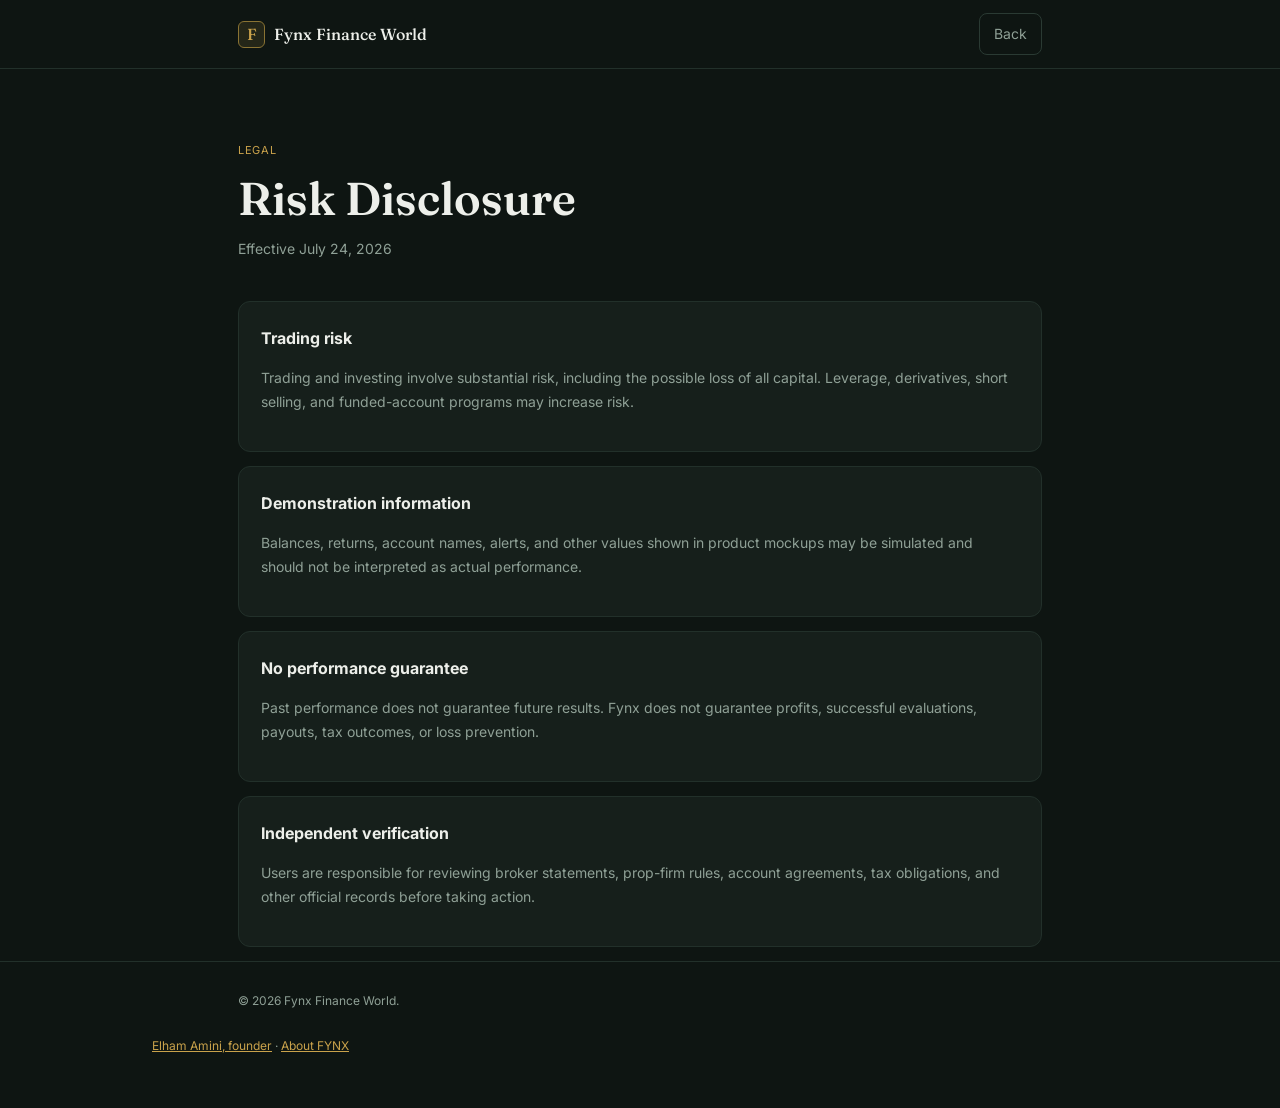
<file: risk-disclosure.html>
<!DOCTYPE html><html lang="en"><head><meta charset="UTF-8"><meta name="viewport" content="width=device-width,initial-scale=1"><title>Money Management Risk Disclosure | Fynx</title><style>@import url('https://fonts.googleapis.com/css2?family=Fraunces:wght@500;600&family=Inter:wght@400;500;600&display=swap');:root{--bg:#0E1512;--s:#161F1B;--line:#2A3A33;--soft:#22302A;--text:#EDEFEA;--muted:#8FA096;--gold:#C9A24B;--gd:#8A7333}*{box-sizing:border-box}body{margin:0;background:var(--bg);color:var(--text);font:14px/1.75 Inter,sans-serif}a{color:var(--gold)}.wrap{max-width:860px;margin:auto;padding:0 28px}.nav{border-bottom:1px solid var(--soft)}.nav .wrap{height:68px;display:flex;align-items:center;justify-content:space-between}.brand{display:flex;gap:9px;align-items:center;color:var(--text);text-decoration:none;font:500 16px Fraunces}.mark{width:27px;height:27px;border:1px solid var(--gd);border-radius:6px;display:grid;place-items:center;color:var(--gold);background:rgba(201,162,75,.12)}.back{color:var(--muted);text-decoration:none;border:1px solid var(--line);border-radius:8px;padding:8px 14px}header{padding:72px 0 25px}.tag{color:var(--gold);font-size:11px;text-transform:uppercase;letter-spacing:.7px}h1{font:600 46px Fraunces;margin:10px 0}.updated{color:var(--muted)}main{padding:10px 0 80px}section{background:var(--s);border:1px solid var(--soft);border-radius:12px;padding:22px;margin:14px 0}h2{font-size:16px;margin:0 0 8px}p{color:var(--muted)}footer{border-top:1px solid var(--soft);padding:28px 0;color:var(--muted);font-size:12px}</style><meta name="description" content="Review trading, financial-information and product-preview risks associated with the Fynx money-management service."><!-- search-identity:start --><meta name="robots" content="index,follow,max-image-preview:large"><link rel="canonical" href="https://ea-la.github.io/fynx-finance-world/risk-disclosure.html"><meta property="og:title" content="Money Management Risk Disclosure | Fynx"><meta property="og:description" content="Review trading, financial-information and product-preview risks associated with the Fynx money-management service."><meta property="og:url" content="https://ea-la.github.io/fynx-finance-world/risk-disclosure.html"><meta property="og:type" content="website"><script type="application/ld+json">{"@context": "https://schema.org", "@graph": [{"@type": "Organization", "@id": "https://www.fynxfinanceworld.com/#organization", "name": "FYNX", "url": "https://www.fynxfinanceworld.com/", "founder": {"@type": "Person", "@id": "https://ea-la.github.io/#person", "name": "Elham Amini", "url": "https://ea-la.github.io/"}}, {"@type": "WebSite", "@id": "https://ea-la.github.io/fynx-finance-world/#website", "name": "Fynx Money Management", "url": "https://ea-la.github.io/fynx-finance-world/", "publisher": {"@id": "https://www.fynxfinanceworld.com/#organization"}}, {"@type": "WebPage", "@id": "https://ea-la.github.io/fynx-finance-world/risk-disclosure.html#webpage", "name": "Money Management Risk Disclosure | Fynx", "description": "Review trading, financial-information and product-preview risks associated with the Fynx money-management service.", "url": "https://ea-la.github.io/fynx-finance-world/risk-disclosure.html", "isPartOf": {"@id": "https://ea-la.github.io/fynx-finance-world/#website"}}]}</script><!-- search-identity:end --></head><body><nav class="nav"><div class="wrap"><a class="brand" href="index.html"><span class="mark">F</span>Fynx Finance World</a><a class="back" href="index.html">Back</a></div></nav><header><div class="wrap"><div class="tag">Legal</div><h1>Risk Disclosure</h1><div class="updated">Effective July 24, 2026</div></div></header><main class="wrap"><section><h2>Trading risk</h2><p>Trading and investing involve substantial risk, including the possible loss of all capital. Leverage, derivatives, short selling, and funded-account programs may increase risk.</p></section><section><h2>Demonstration information</h2><p>Balances, returns, account names, alerts, and other values shown in product mockups may be simulated and should not be interpreted as actual performance.</p></section><section><h2>No performance guarantee</h2><p>Past performance does not guarantee future results. Fynx does not guarantee profits, successful evaluations, payouts, tax outcomes, or loss prevention.</p></section><section><h2>Independent verification</h2><p>Users are responsible for reviewing broker statements, prop-firm rules, account agreements, tax obligations, and other official records before taking action.</p></section></main><footer><div class="wrap">© 2026 Fynx Finance World.</div><p style="max-width:1040px;margin:24px auto;padding:0 32px"><a href="https://ea-la.github.io/">Elham Amini, founder</a> · <a href="https://www.fynxfinanceworld.com/about.html">About FYNX</a></p></footer></body></html>
</file>
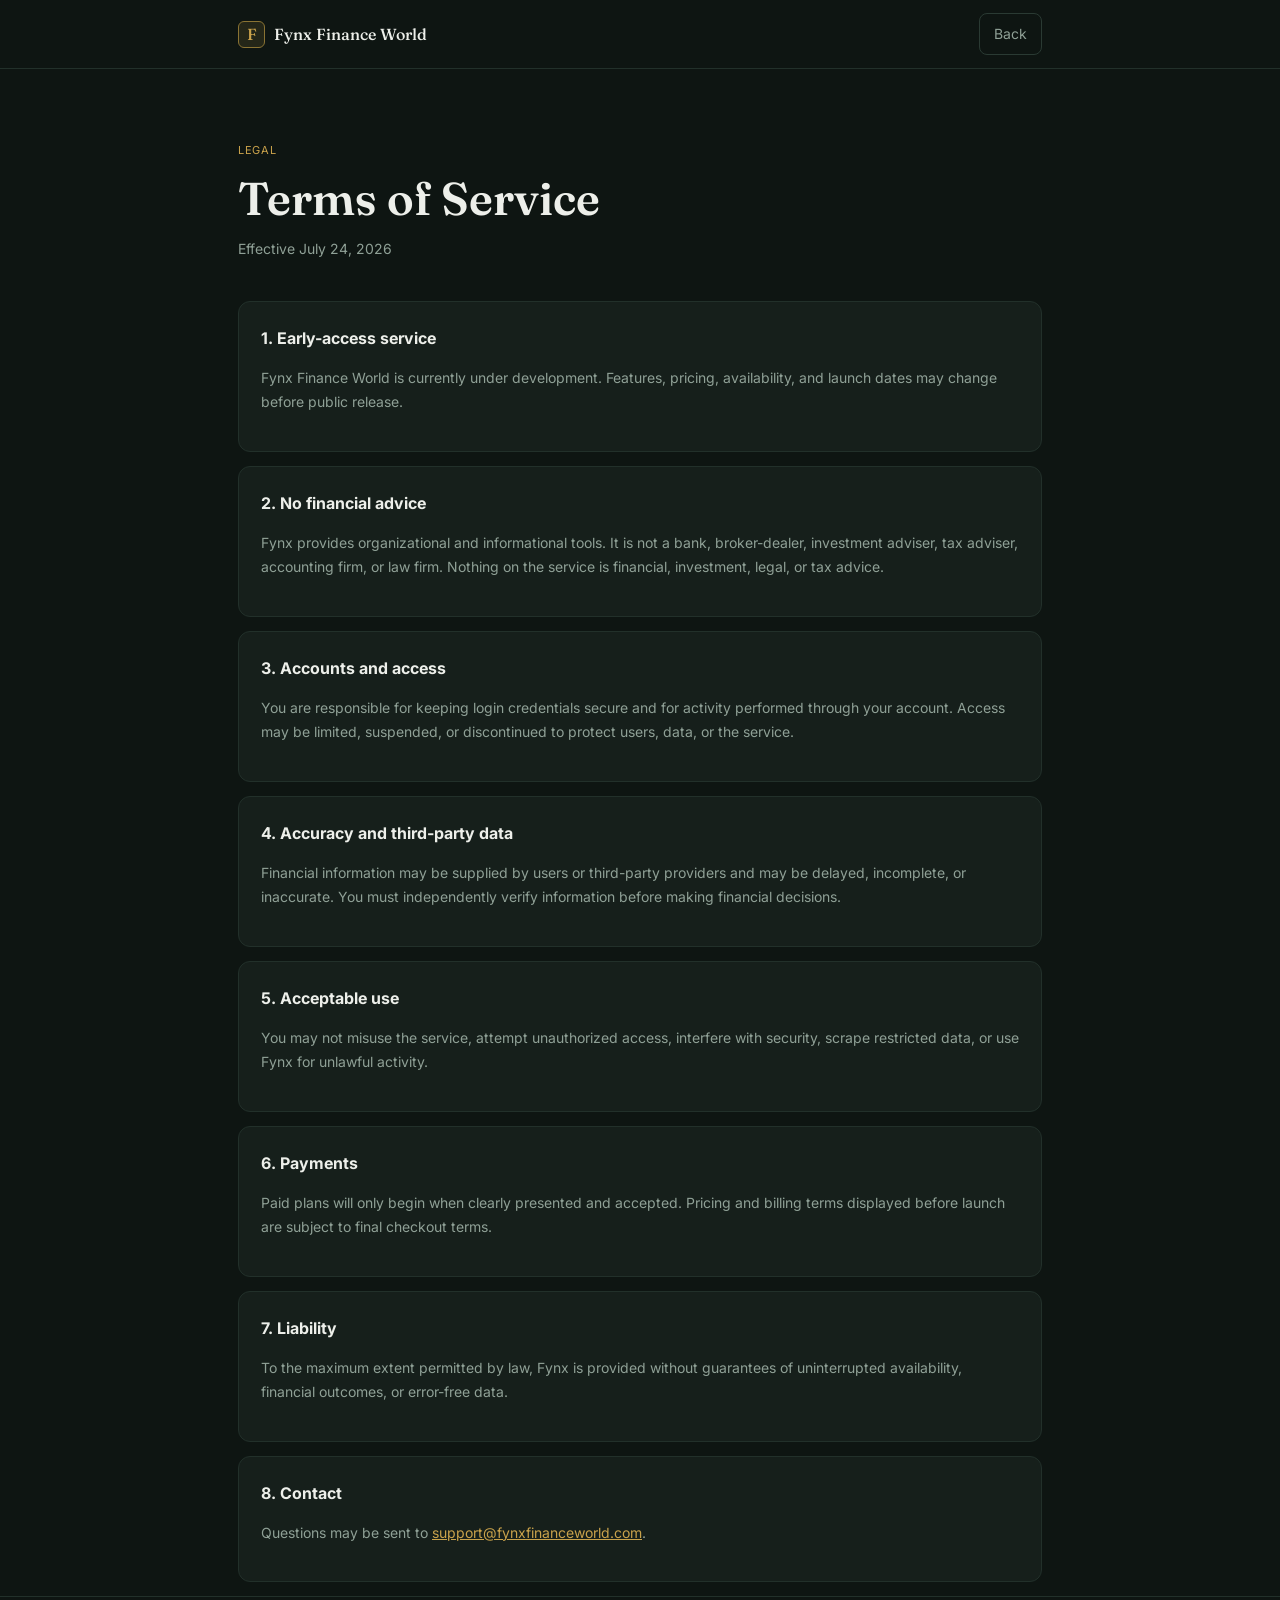
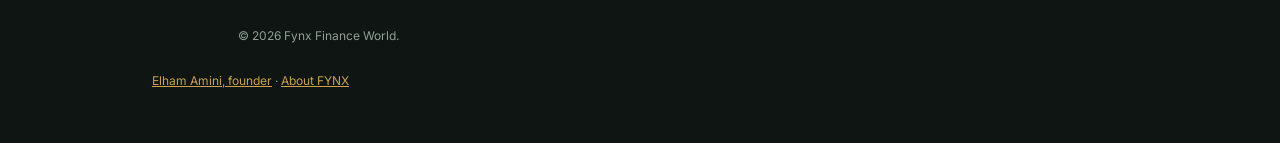
<file: terms.html>
<!DOCTYPE html><html lang="en"><head><meta charset="UTF-8"><meta name="viewport" content="width=device-width,initial-scale=1"><title>Money Management Terms of Service | Fynx</title><style>@import url('https://fonts.googleapis.com/css2?family=Fraunces:wght@500;600&family=Inter:wght@400;500;600&display=swap');:root{--bg:#0E1512;--s:#161F1B;--line:#2A3A33;--soft:#22302A;--text:#EDEFEA;--muted:#8FA096;--gold:#C9A24B;--gd:#8A7333}*{box-sizing:border-box}body{margin:0;background:var(--bg);color:var(--text);font:14px/1.75 Inter,sans-serif}a{color:var(--gold)}.wrap{max-width:860px;margin:auto;padding:0 28px}.nav{border-bottom:1px solid var(--soft)}.nav .wrap{height:68px;display:flex;align-items:center;justify-content:space-between}.brand{display:flex;gap:9px;align-items:center;color:var(--text);text-decoration:none;font:500 16px Fraunces}.mark{width:27px;height:27px;border:1px solid var(--gd);border-radius:6px;display:grid;place-items:center;color:var(--gold);background:rgba(201,162,75,.12)}.back{color:var(--muted);text-decoration:none;border:1px solid var(--line);border-radius:8px;padding:8px 14px}header{padding:72px 0 25px}.tag{color:var(--gold);font-size:11px;text-transform:uppercase;letter-spacing:.7px}h1{font:600 46px Fraunces;margin:10px 0}.updated{color:var(--muted)}main{padding:10px 0 80px}section{background:var(--s);border:1px solid var(--soft);border-radius:12px;padding:22px;margin:14px 0}h2{font-size:16px;margin:0 0 8px}p,li{color:var(--muted)}footer{border-top:1px solid var(--soft);padding:28px 0;color:var(--muted);font-size:12px}</style><meta name="description" content="Read the terms governing use of Fynx money-management services and early-access offerings."><!-- search-identity:start --><meta name="robots" content="index,follow,max-image-preview:large"><link rel="canonical" href="https://ea-la.github.io/fynx-finance-world/terms.html"><meta property="og:title" content="Money Management Terms of Service | Fynx"><meta property="og:description" content="Read the terms governing use of Fynx money-management services and early-access offerings."><meta property="og:url" content="https://ea-la.github.io/fynx-finance-world/terms.html"><meta property="og:type" content="website"><script type="application/ld+json">{"@context": "https://schema.org", "@graph": [{"@type": "Organization", "@id": "https://www.fynxfinanceworld.com/#organization", "name": "FYNX", "url": "https://www.fynxfinanceworld.com/", "founder": {"@type": "Person", "@id": "https://ea-la.github.io/#person", "name": "Elham Amini", "url": "https://ea-la.github.io/"}}, {"@type": "WebSite", "@id": "https://ea-la.github.io/fynx-finance-world/#website", "name": "Fynx Money Management", "url": "https://ea-la.github.io/fynx-finance-world/", "publisher": {"@id": "https://www.fynxfinanceworld.com/#organization"}}, {"@type": "WebPage", "@id": "https://ea-la.github.io/fynx-finance-world/terms.html#webpage", "name": "Money Management Terms of Service | Fynx", "description": "Read the terms governing use of Fynx money-management services and early-access offerings.", "url": "https://ea-la.github.io/fynx-finance-world/terms.html", "isPartOf": {"@id": "https://ea-la.github.io/fynx-finance-world/#website"}}]}</script><!-- search-identity:end --></head><body><nav class="nav"><div class="wrap"><a class="brand" href="index.html"><span class="mark">F</span>Fynx Finance World</a><a class="back" href="index.html">Back</a></div></nav><header><div class="wrap"><div class="tag">Legal</div><h1>Terms of Service</h1><div class="updated">Effective July 24, 2026</div></div></header><main class="wrap"><section><h2>1. Early-access service</h2><p>Fynx Finance World is currently under development. Features, pricing, availability, and launch dates may change before public release.</p></section><section><h2>2. No financial advice</h2><p>Fynx provides organizational and informational tools. It is not a bank, broker-dealer, investment adviser, tax adviser, accounting firm, or law firm. Nothing on the service is financial, investment, legal, or tax advice.</p></section><section><h2>3. Accounts and access</h2><p>You are responsible for keeping login credentials secure and for activity performed through your account. Access may be limited, suspended, or discontinued to protect users, data, or the service.</p></section><section><h2>4. Accuracy and third-party data</h2><p>Financial information may be supplied by users or third-party providers and may be delayed, incomplete, or inaccurate. You must independently verify information before making financial decisions.</p></section><section><h2>5. Acceptable use</h2><p>You may not misuse the service, attempt unauthorized access, interfere with security, scrape restricted data, or use Fynx for unlawful activity.</p></section><section><h2>6. Payments</h2><p>Paid plans will only begin when clearly presented and accepted. Pricing and billing terms displayed before launch are subject to final checkout terms.</p></section><section><h2>7. Liability</h2><p>To the maximum extent permitted by law, Fynx is provided without guarantees of uninterrupted availability, financial outcomes, or error-free data.</p></section><section><h2>8. Contact</h2><p>Questions may be sent to <a href="mailto:support@fynxfinanceworld.com">support@fynxfinanceworld.com</a>.</p></section></main><footer><div class="wrap">© 2026 Fynx Finance World.</div><p style="max-width:1040px;margin:24px auto;padding:0 32px"><a href="https://ea-la.github.io/">Elham Amini, founder</a> · <a href="https://www.fynxfinanceworld.com/about.html">About FYNX</a></p></footer></body></html>
</file>
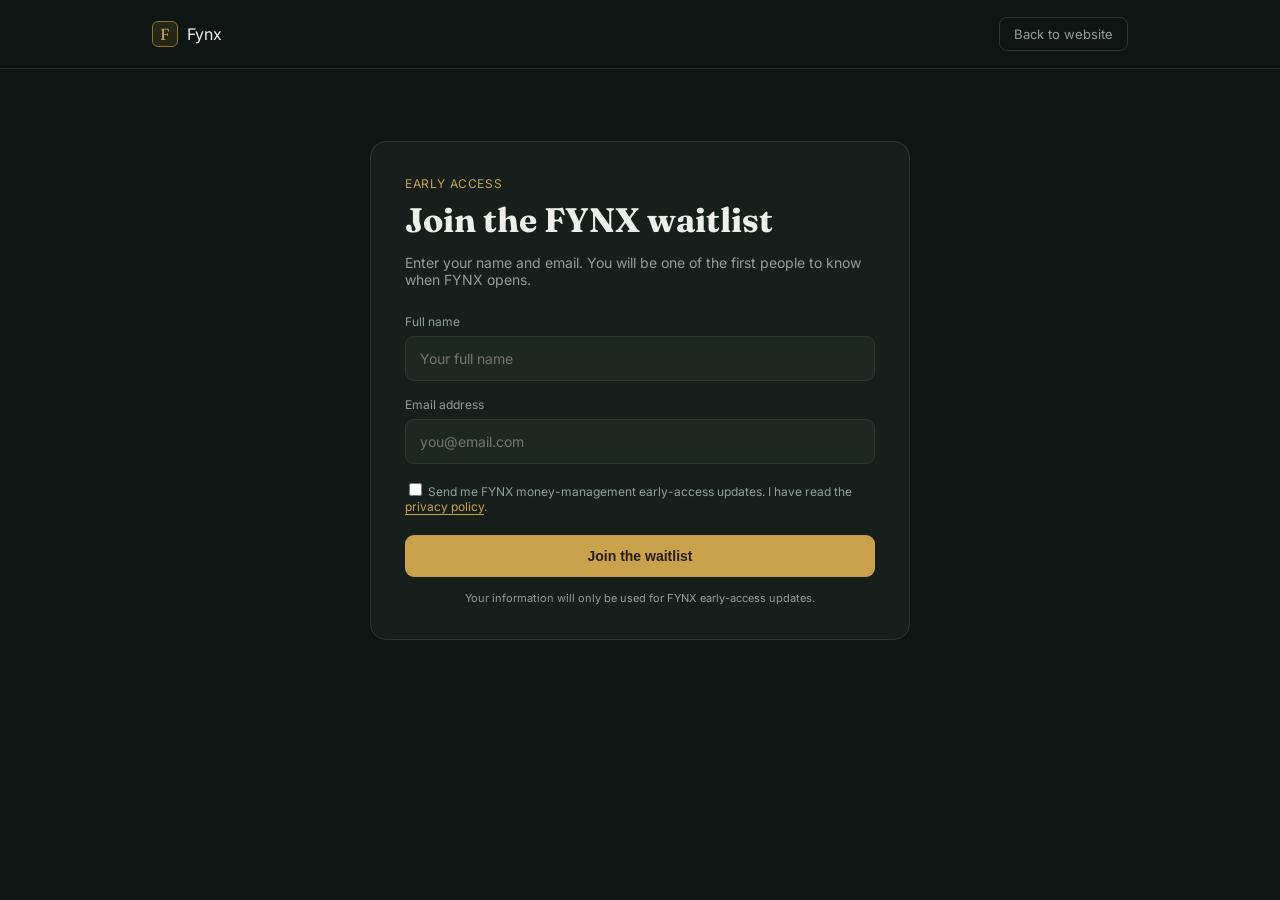
<file: waitlist.html>
<!DOCTYPE html>
<html lang="en">
<head>
<meta charset="UTF-8">
<title>Join the Trader Money Management Waitlist | Fynx</title>
<meta name="viewport" content="width=device-width, initial-scale=1.0">
<style>
@import url('https://fonts.googleapis.com/css2?family=Fraunces:opsz,wght@9..144,500;9..144,600&family=Inter:wght@400;500;600&display=swap');
:root{--bg:#0E1512;--surface:#161F1B;--surface2:#1D2822;--border:#2A3A33;--text:#EDEFEA;--muted:#8FA096;--brass:#C9A24B;--brass-dim:#8A7333;--error:#D2665A;--success:#5CBE8A}
*{box-sizing:border-box}body{margin:0;background:var(--bg);color:var(--text);font-family:Inter,sans-serif;min-height:100vh}.wrap{max-width:1040px;margin:auto;padding:0 32px}.topnav{border-bottom:1px solid #22302A}.topnav .wrap{height:68px;display:flex;align-items:center;justify-content:space-between}.brand{display:flex;align-items:center;gap:9px;text-decoration:none;color:inherit}.mark{width:26px;height:26px;border-radius:6px;background:rgba(201,162,75,.12);border:1px solid var(--brass-dim);display:flex;align-items:center;justify-content:center;color:var(--brass);font-family:Fraunces,serif}.back{color:var(--muted);text-decoration:none;font-size:13px;border:1px solid var(--border);padding:8px 14px;border-radius:8px}.main{display:grid;place-items:center;padding:72px 24px}.card{width:100%;max-width:540px;background:var(--surface);border:1px solid var(--border);border-radius:16px;padding:34px}.eyebrow{color:var(--brass);font-size:12px;text-transform:uppercase;letter-spacing:.6px;margin-bottom:10px}.card h1{font-family:Fraunces,serif;font-size:34px;line-height:1.15;margin:0 0 12px}.intro{color:var(--muted);font-size:14px;margin-bottom:26px}.field{margin-bottom:16px}.field label{display:block;font-size:12px;margin-bottom:7px;color:var(--muted)}.field input{width:100%;background:var(--surface2);border:1px solid var(--border);border-radius:9px;padding:13px 14px;color:var(--text);font:14px Inter,sans-serif}.field input:focus{outline:none;border-color:var(--brass-dim)}button{width:100%;border:none;border-radius:9px;background:var(--brass);color:#241B08;padding:13px 16px;font-weight:600;font-size:14px;cursor:pointer;margin-top:5px}button:disabled{opacity:.65;cursor:not-allowed}.note{color:var(--muted);font-size:11px;margin-top:14px;text-align:center}.message{display:none;margin-top:16px;border-radius:9px;padding:12px 14px;font-size:13px}.message.error{display:block;background:rgba(210,102,90,.1);color:var(--error);border:1px solid rgba(210,102,90,.35)}.message.success{display:block;background:rgba(92,190,138,.1);color:var(--success);border:1px solid rgba(92,190,138,.35)}.success-view{display:none;text-align:center}.success-view h2{font-family:Fraunces,serif;font-size:30px;margin:0 0 12px}.success-view p{color:var(--muted)}.success-view a{display:inline-block;margin-top:18px;color:var(--brass)}
@media(max-width:600px){.wrap{padding:0 20px}.main{padding:42px 16px}.card{padding:26px}.card h1{font-size:29px}}
.field a{color:var(--brass);text-underline-offset:3px}a:focus-visible,button:focus-visible,input:focus-visible{outline:2px solid var(--brass);outline-offset:3px}
</style>
<meta name="description" content="Join the Fynx money-management waitlist to receive early-access invitations and product updates for traders."><!-- search-identity:start --><meta name="robots" content="index,follow,max-image-preview:large"><link rel="canonical" href="https://ea-la.github.io/fynx-finance-world/waitlist.html"><meta property="og:title" content="Join the Trader Money Management Waitlist | Fynx"><meta property="og:description" content="Join the Fynx money-management waitlist to receive early-access invitations and product updates for traders."><meta property="og:url" content="https://ea-la.github.io/fynx-finance-world/waitlist.html"><meta property="og:type" content="website"><script type="application/ld+json">{"@context": "https://schema.org", "@graph": [{"@type": "Organization", "@id": "https://www.fynxfinanceworld.com/#organization", "name": "FYNX", "url": "https://www.fynxfinanceworld.com/", "founder": {"@type": "Person", "@id": "https://ea-la.github.io/#person", "name": "Elham Amini", "url": "https://ea-la.github.io/"}}, {"@type": "WebSite", "@id": "https://ea-la.github.io/fynx-finance-world/#website", "name": "Fynx Money Management", "url": "https://ea-la.github.io/fynx-finance-world/", "publisher": {"@id": "https://www.fynxfinanceworld.com/#organization"}}, {"@type": "WebPage", "@id": "https://ea-la.github.io/fynx-finance-world/waitlist.html#webpage", "name": "Join the Trader Money Management Waitlist | Fynx", "description": "Join the Fynx money-management waitlist to receive early-access invitations and product updates for traders.", "url": "https://ea-la.github.io/fynx-finance-world/waitlist.html", "isPartOf": {"@id": "https://ea-la.github.io/fynx-finance-world/#website"}}]}</script><!-- search-identity:end --></head>
<body>
<div class="topnav"><div class="wrap"><a class="brand" href="index.html"><span class="mark">F</span><span>Fynx</span></a><a class="back" href="index.html">Back to website</a></div></div>
<main class="main">
  <section class="card">
    <div id="formView">
      <div class="eyebrow">Early access</div>
      <h1>Join the FYNX waitlist</h1>
      <p class="intro">Enter your name and email. You will be one of the first people to know when FYNX opens.</p>
      <form id="waitlistForm">
        <div class="field"><label for="fullName">Full name</label><input id="fullName" name="fullName" type="text" autocomplete="name" maxlength="80" required placeholder="Your full name"></div>
        <div class="field"><label for="email">Email address</label><input id="email" name="email" type="email" autocomplete="email" maxlength="160" required placeholder="you@email.com"></div>
        <div class="field"><label><input name="consent" type="checkbox" required style="width:auto"> Send me FYNX money-management early-access updates. I have read the <a href="privacy.html">privacy policy</a>.</label></div><button id="submitBtn" type="submit">Join the waitlist</button>
        <div id="message" class="message" role="alert"></div>
      </form>
      <div class="note">Your information will only be used for FYNX early-access updates.</div>
    </div>
    <div id="successView" class="success-view" hidden>
      <div class="eyebrow">You're on the list</div>
      <h2>Thank you for joining the waitlist.</h2>
      <p>You will be one of the first people to know when FYNX launches.</p>
      <a href="index.html">Return to the FYNX website</a>
    </div>
  </section>
</main>
<script src="public-waitlist.js" defer></script>
</body>
</html>
</file>
